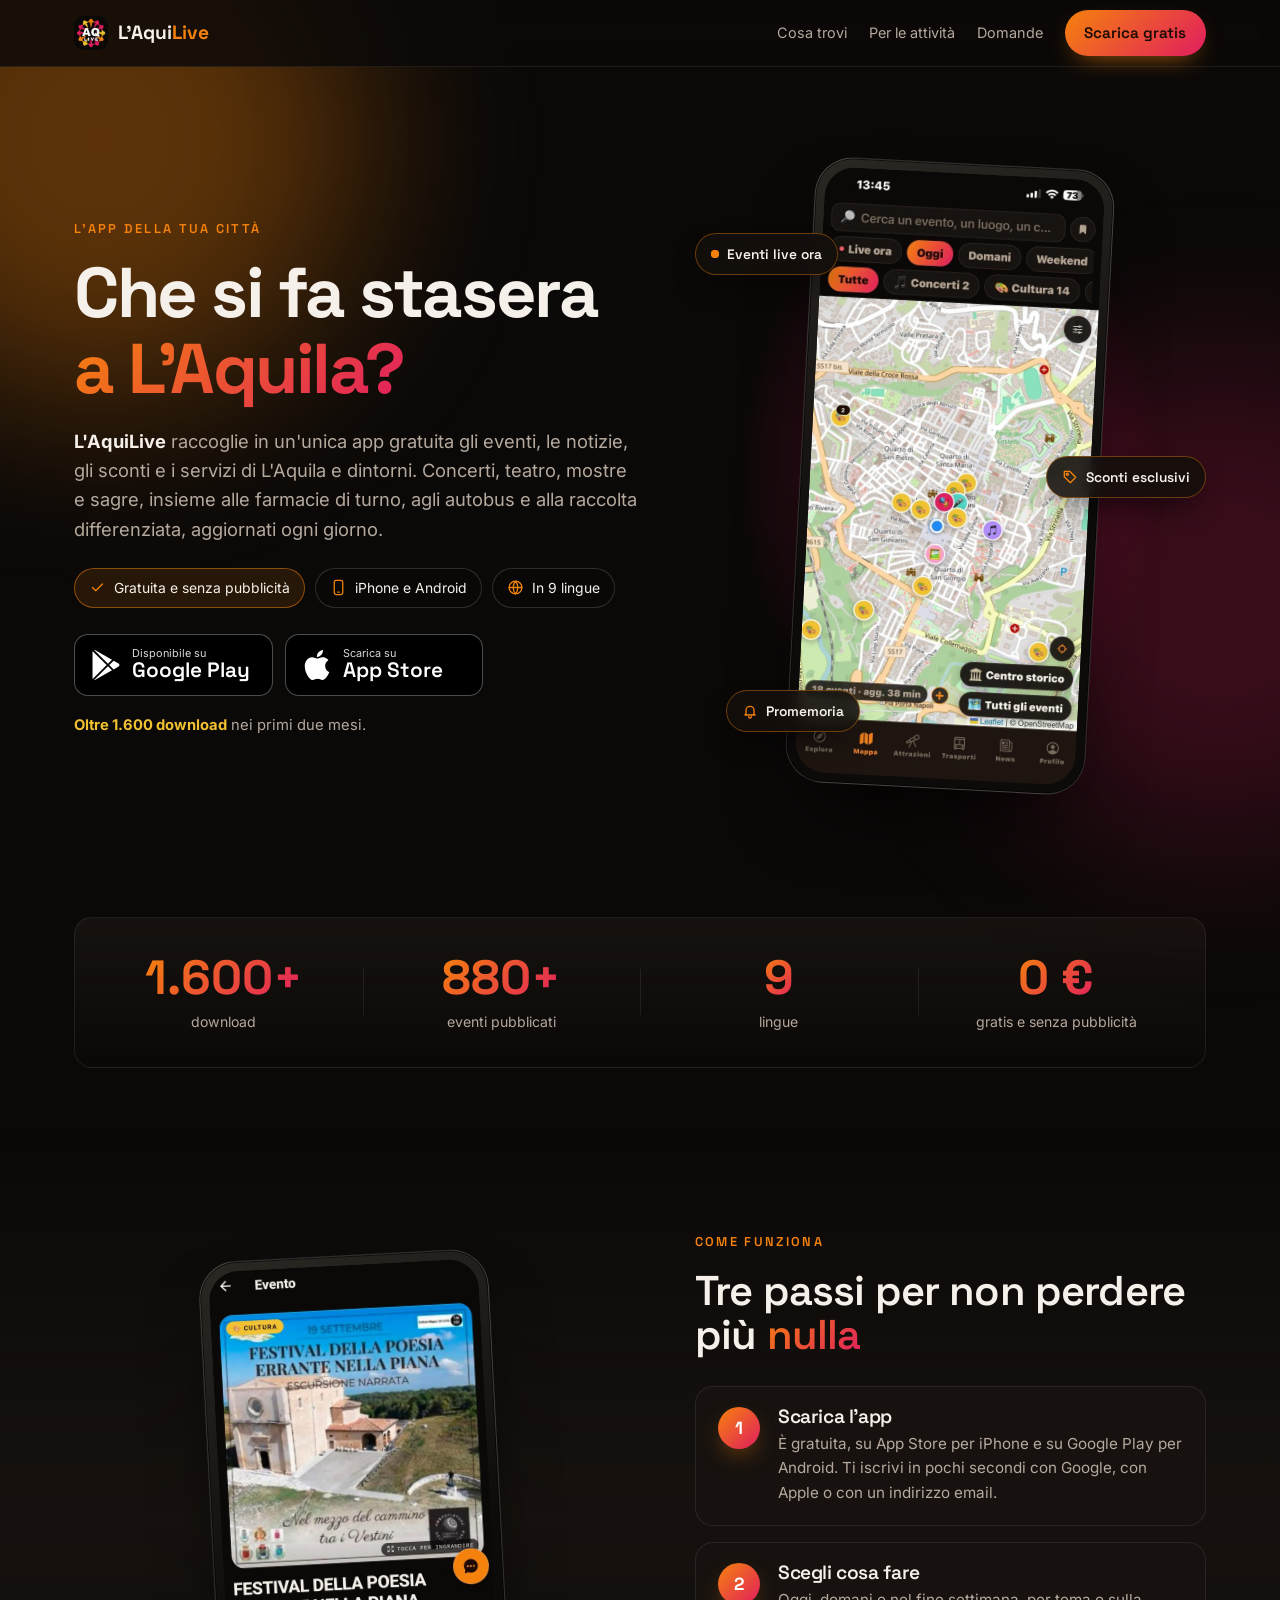
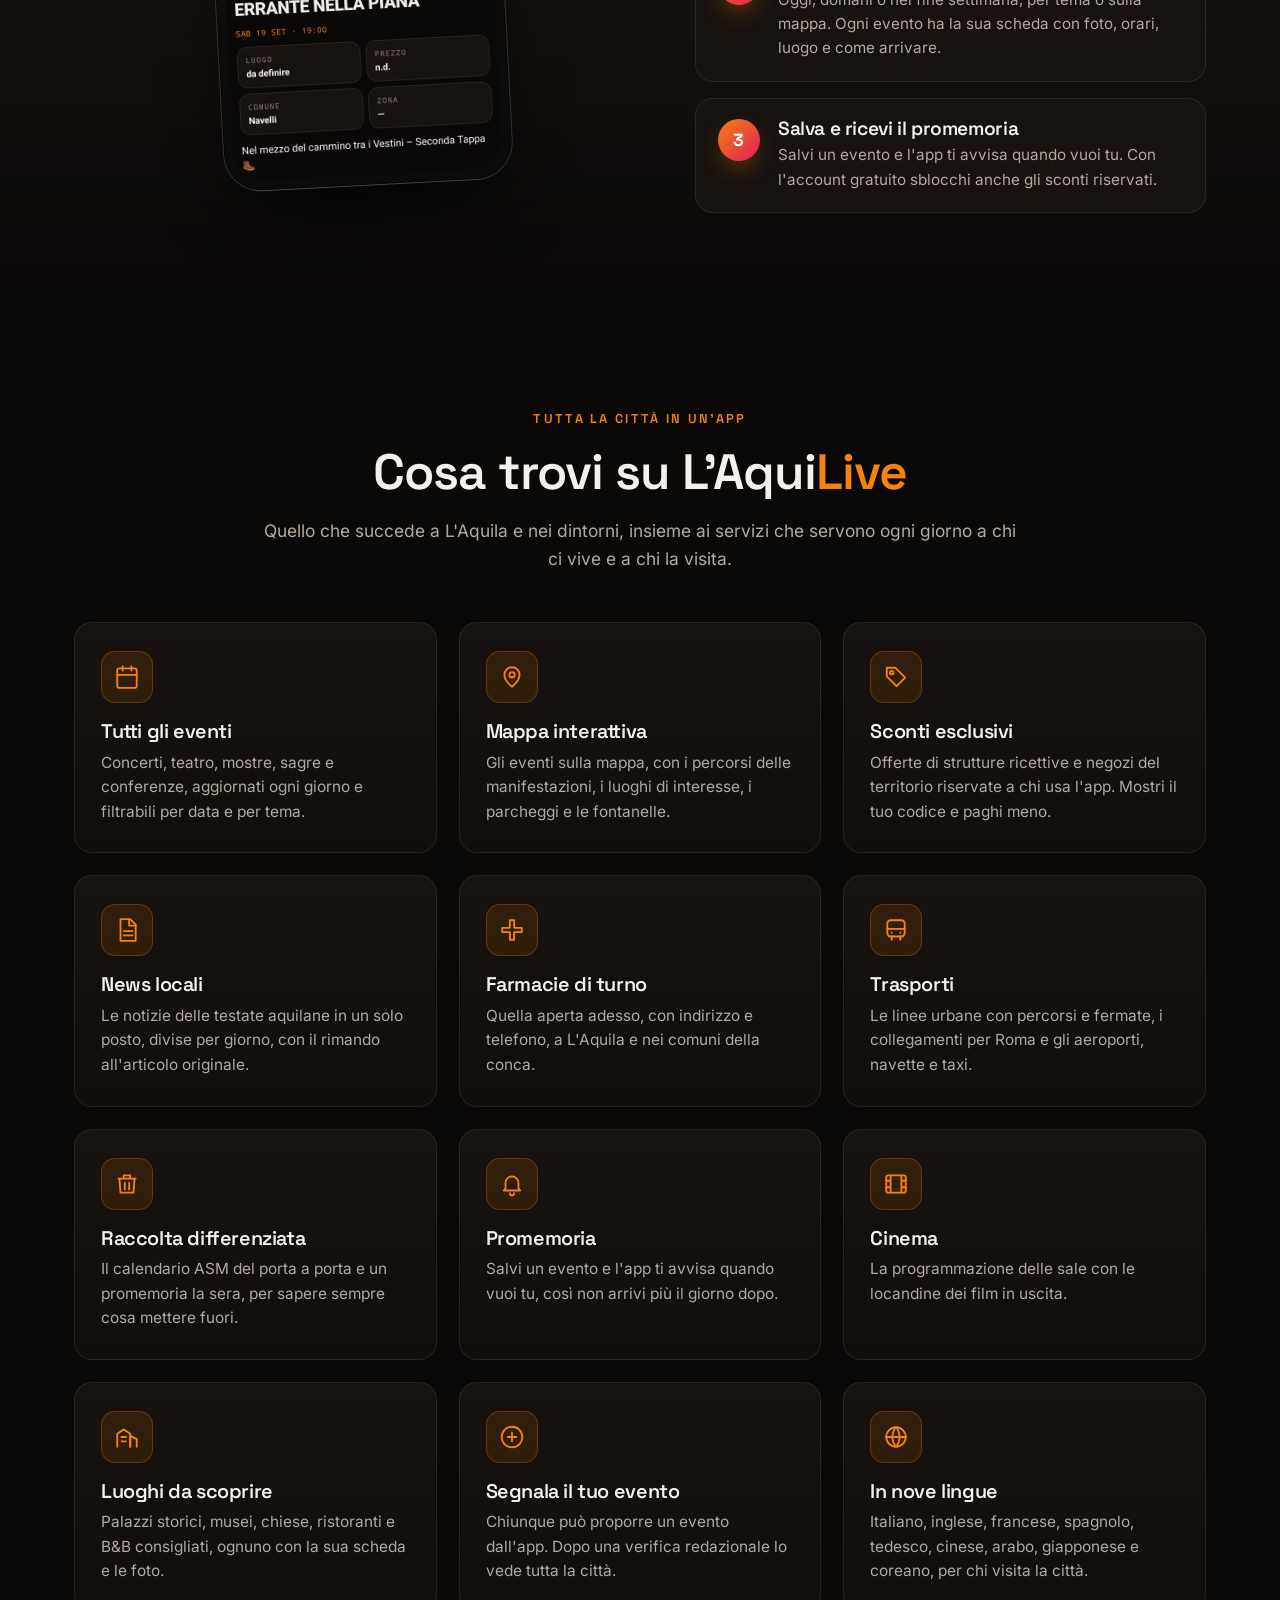
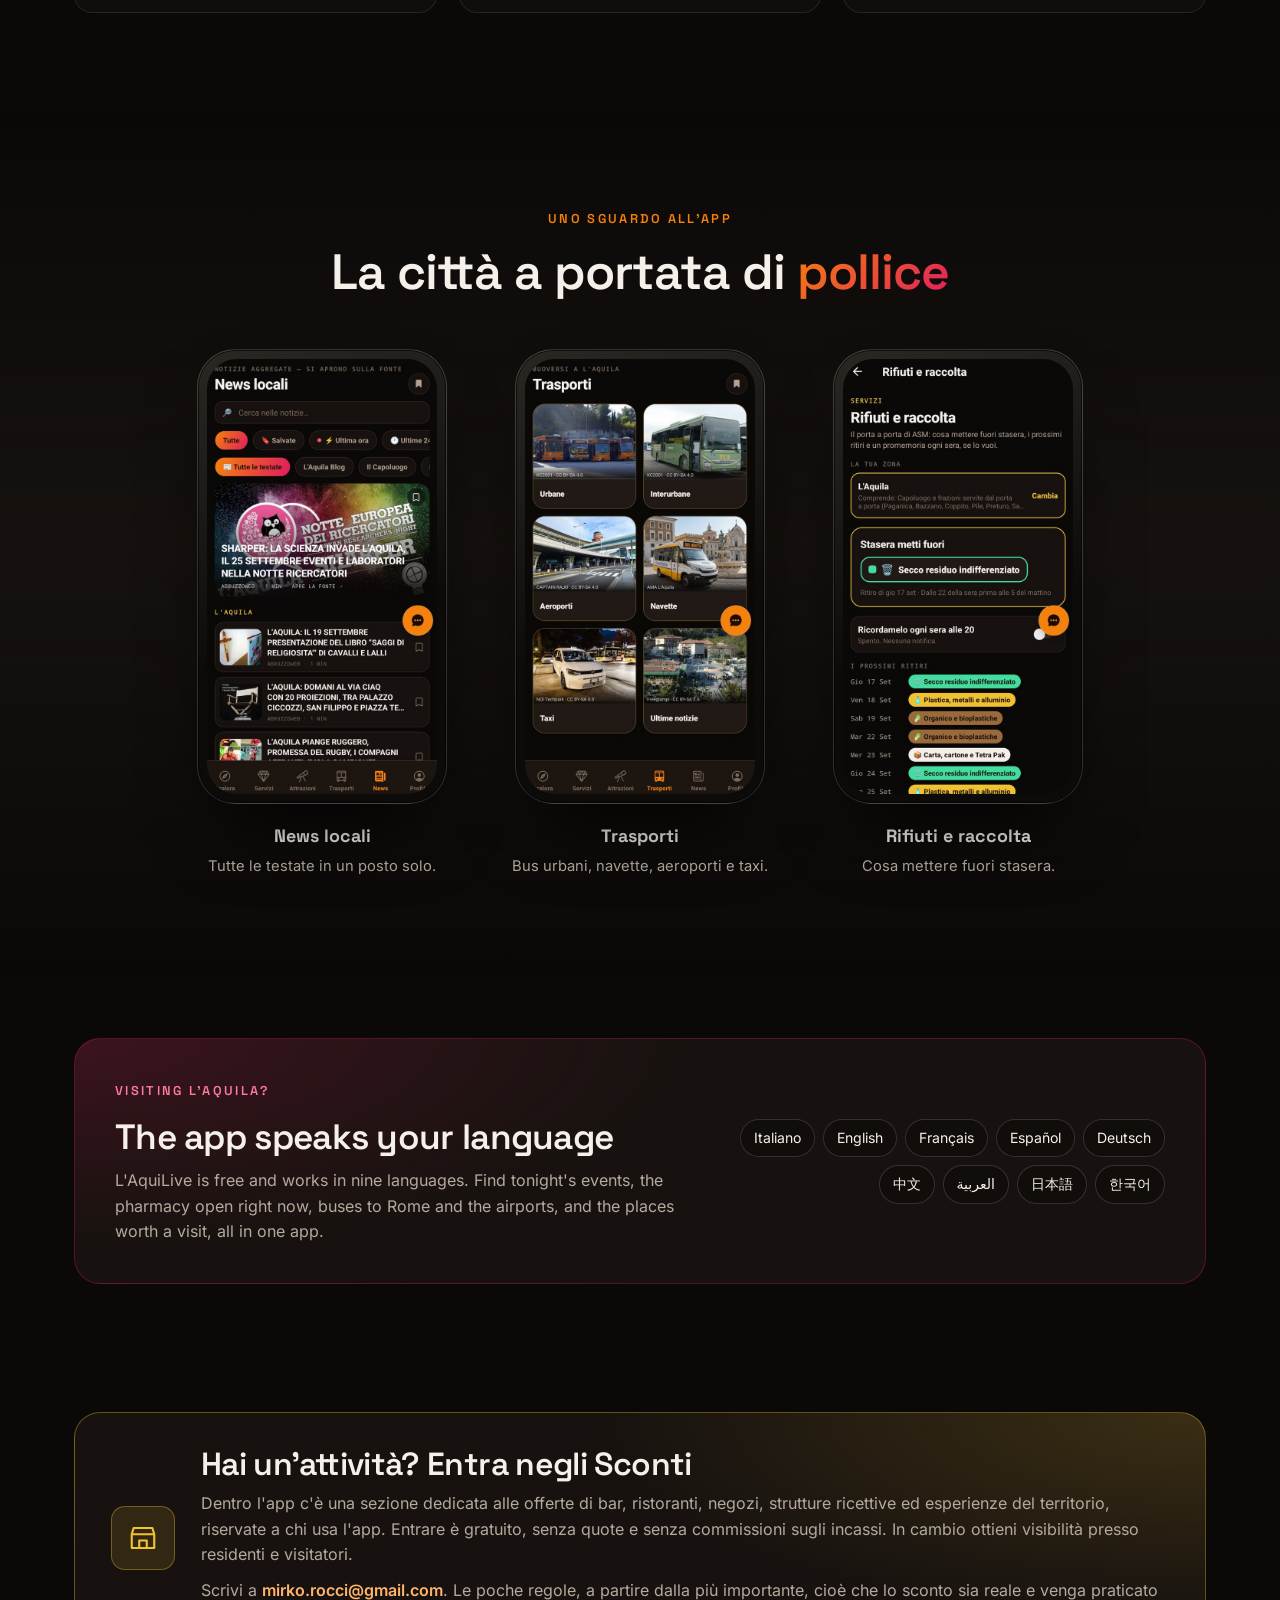
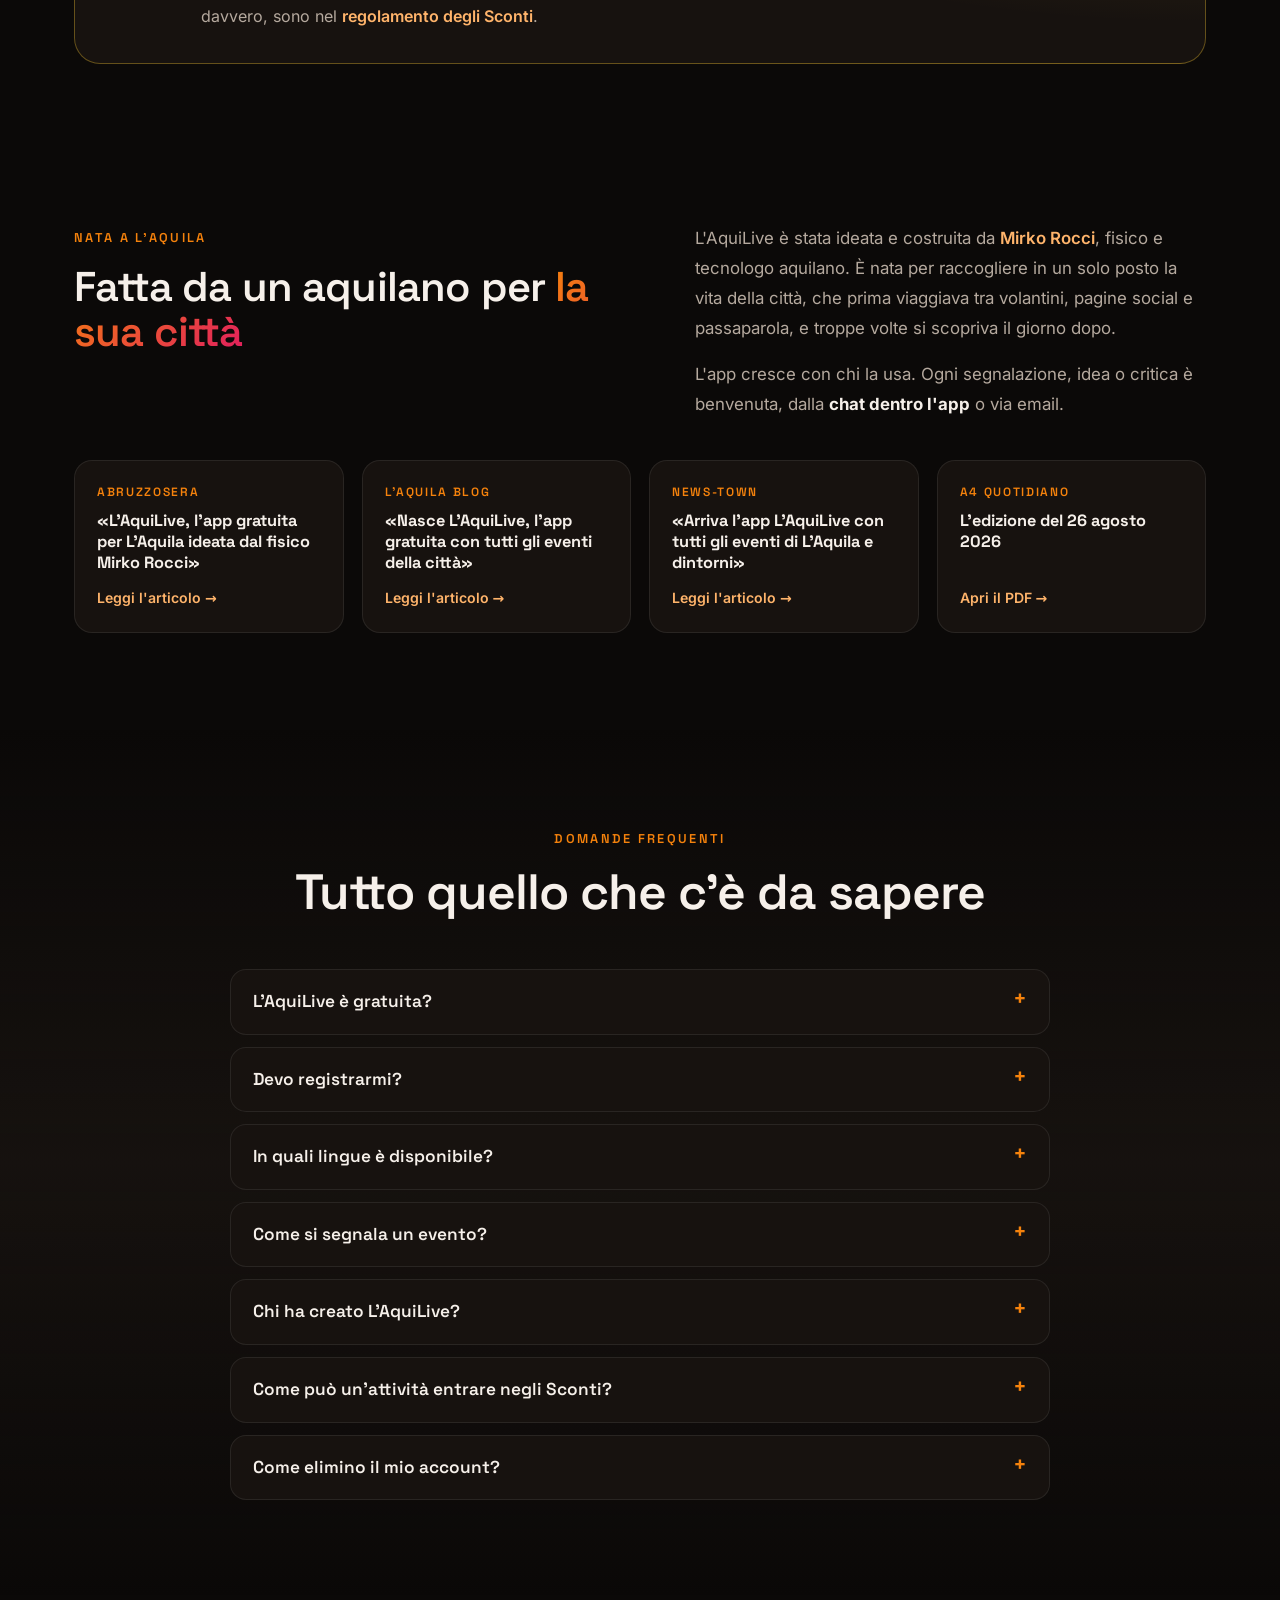
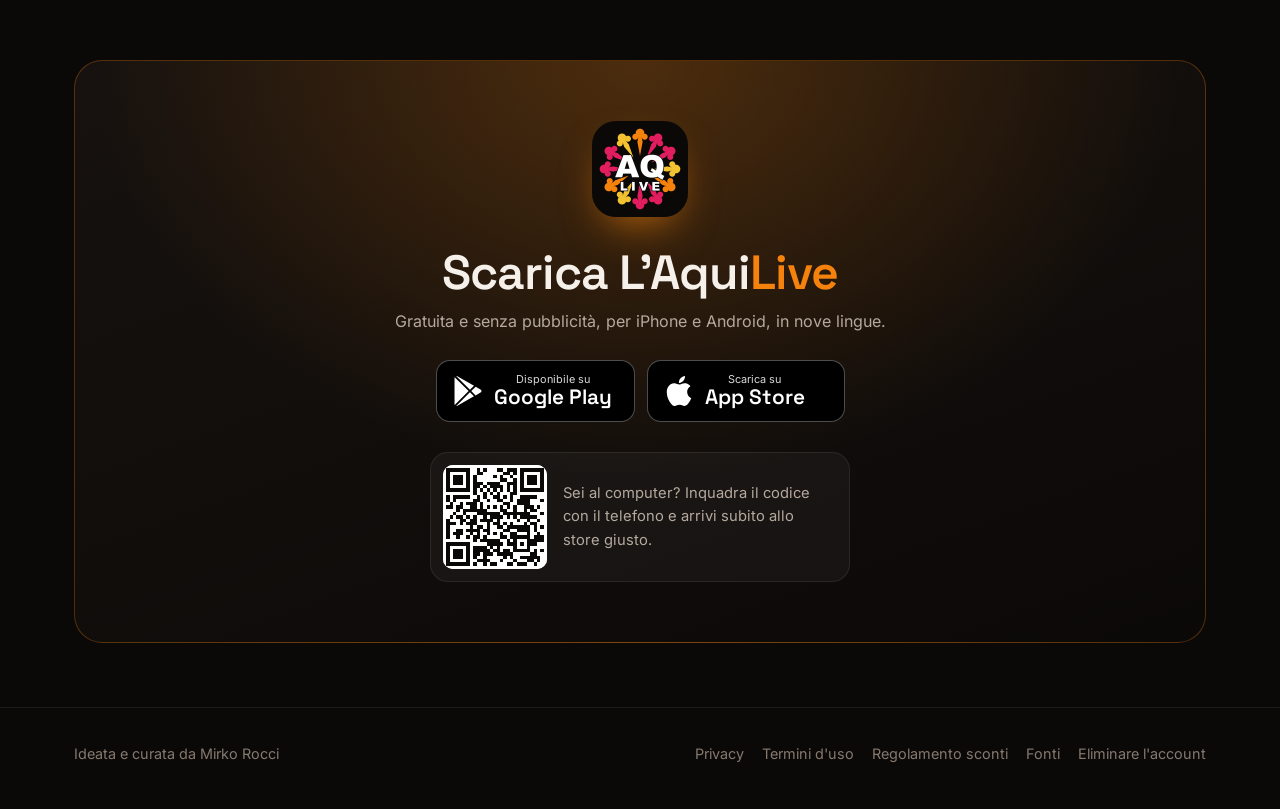
<file: index.html>
<!doctype html>
<html lang="it">
<head>
<meta charset="utf-8">
<meta name="viewport" content="width=device-width, initial-scale=1">
<!-- Sicurezza: niente script in linea, i conteggi dei tocchi vanno solo verso Supabase -->
<meta http-equiv="Content-Security-Policy" content="default-src 'self'; img-src 'self' data:; style-src 'self' 'unsafe-inline'; font-src 'self'; script-src 'self'; connect-src https://kdgytiribodwqccvwzvc.supabase.co; object-src 'none'; base-uri 'self'; form-action 'self'; upgrade-insecure-requests">
<meta name="referrer" content="strict-origin-when-cross-origin">
<title>L'AquiLive · L'app gratuita degli eventi di L'Aquila</title>
<meta name="description" content="L'AquiLive è l'app gratuita e senza pubblicità con gli eventi, le notizie, gli sconti e i servizi di L'Aquila e dintorni. Mappa, farmacie di turno, autobus e raccolta differenziata, per iPhone e Android, in 9 lingue.">
<meta name="robots" content="index, follow, max-image-preview:large">
<link rel="canonical" href="https://laquilive.it/">
<meta name="theme-color" content="#0B0908">
<link rel="icon" href="/assets/favicon.ico" sizes="any">
<link rel="icon" href="/assets/favicon-32.png" type="image/png" sizes="32x32">
<link rel="apple-touch-icon" href="/assets/apple-touch-icon.png">
<link rel="manifest" href="/site.webmanifest">
<meta property="og:type" content="website">
<meta property="og:locale" content="it_IT">
<meta property="og:site_name" content="L'AquiLive">
<meta property="og:title" content="L'AquiLive · Tutta L'Aquila in un'app gratuita">
<meta property="og:description" content="Eventi, notizie, sconti e servizi di L'Aquila e dintorni in un'unica app, gratuita e senza pubblicità. Oltre 1.600 download.">
<meta property="og:url" content="https://laquilive.it/">
<meta property="og:image" content="https://laquilive.it/assets/og-laquilive.jpg">
<meta property="og:image:width" content="1024">
<meta property="og:image:height" content="500">
<meta property="og:image:alt" content="L'AquiLive, eventi, cultura e vita quotidiana a L'Aquila e provincia">
<meta name="twitter:card" content="summary_large_image">
<meta name="twitter:title" content="L'AquiLive · Tutta L'Aquila in un'app gratuita">
<meta name="twitter:description" content="Eventi, notizie, sconti e servizi di L'Aquila e dintorni in un'unica app, gratuita e senza pubblicità.">
<meta name="twitter:image" content="https://laquilive.it/assets/og-laquilive.jpg">
<meta name="apple-itunes-app" content="app-id=6796280318">
<link rel="preload" href="/assets/fonts/inter-latin-wght-normal.woff2" as="font" type="font/woff2" crossorigin>
<link rel="stylesheet" href="/assets/fonts/caratteri.css">
<script type="application/ld+json">
{
  "@context": "https://schema.org",
  "@graph": [
    {
      "@type": "WebSite",
      "@id": "https://laquilive.it/#sito",
      "url": "https://laquilive.it/",
      "name": "L'AquiLive",
      "inLanguage": "it",
      "publisher": { "@id": "https://mirkorocci.it/#person" }
    },
    {
      "@type": "MobileApplication",
      "@id": "https://laquilive.it/#app",
      "name": "L'AquiLive",
      "url": "https://laquilive.it/",
      "description": "App gratuita e senza pubblicità con gli eventi, le notizie, gli sconti e i servizi di L'Aquila e dintorni: concerti, teatro, mostre, sagre, conferenze e Perdonanza Celestiniana, con mappa interattiva, promemoria, news locali, trasporti, farmacie di turno, raccolta differenziata, cinema e luoghi da scoprire.",
      "image": "https://laquilive.it/assets/icona-512.png",
      "screenshot": [
        "https://laquilive.it/assets/schermate/mappa.jpg",
        "https://laquilive.it/assets/schermate/evento.jpg",
        "https://laquilive.it/assets/schermate/news.jpg"
      ],
      "applicationCategory": "EntertainmentApplication",
      "operatingSystem": "Android, iOS",
      "inLanguage": ["it", "en", "fr", "es", "de", "zh", "ar", "ja", "ko"],
      "offers": { "@type": "Offer", "price": "0", "priceCurrency": "EUR" },
      "installUrl": [
        "https://play.google.com/store/apps/details?id=it.aqlive99.app",
        "https://apps.apple.com/it/app/laquilive/id6796280318"
      ],
      "sameAs": [
        "https://play.google.com/store/apps/details?id=it.aqlive99.app",
        "https://apps.apple.com/it/app/laquilive/id6796280318"
      ],
      "spatialCoverage": { "@type": "Place", "name": "L'Aquila e provincia", "address": { "@type": "PostalAddress", "addressLocality": "L'Aquila", "addressRegion": "AQ", "addressCountry": "IT" } },
      "author": { "@type": "Person", "@id": "https://mirkorocci.it/#person", "name": "Mirko Rocci", "url": "https://mirkorocci.it/" },
      "publisher": { "@id": "https://mirkorocci.it/#person" },
      "subjectOf": [
        { "@type": "NewsArticle", "headline": "L'AquiLive, l'app gratuita per L'Aquila ideata dal fisico Mirko Rocci", "url": "https://abruzzosera.it/attualita/laquilive-lapp-gratuita-per-laquila-ideata-dal-fisico-mirko-rocci/", "publisher": { "@type": "Organization", "name": "Abruzzosera" } },
        { "@type": "NewsArticle", "headline": "Nasce L'AquiLive, l'app gratuita con tutti gli eventi della città", "url": "https://www.laquilablog.it/nasce-laquilive-lapp-gratuita-con-tutti-gli-eventi-della-citta/", "publisher": { "@type": "Organization", "name": "L'Aquila Blog" } },
        { "@type": "NewsArticle", "headline": "Arriva l'app L'AquiLive con tutti gli eventi di L'Aquila e dintorni", "url": "https://news-town.it/2026/08/25/scenari/arriva-lapp-laquilive-con-tutti-gli-eventi-di-laquila-e-dintorni/", "publisher": { "@type": "Organization", "name": "News-Town" } }
      ]
    },
    {
      "@type": "FAQPage",
      "mainEntity": [
        { "@type": "Question", "name": "Che cos'è L'AquiLive?", "acceptedAnswer": { "@type": "Answer", "text": "L'AquiLive è un'app gratuita e senza pubblicità che raccoglie in un solo posto gli eventi, le notizie, gli sconti e i servizi di L'Aquila e dintorni, con mappa interattiva, promemoria, trasporti, farmacie di turno, raccolta differenziata e cinema." } },
        { "@type": "Question", "name": "L'AquiLive è gratuita?", "acceptedAnswer": { "@type": "Answer", "text": "Sì. L'app è gratuita e senza pubblicità, per Android su Google Play e per iPhone su App Store." } },
        { "@type": "Question", "name": "In quali lingue è disponibile L'AquiLive?", "acceptedAnswer": { "@type": "Answer", "text": "In nove lingue, cioè italiano, inglese, francese, spagnolo, tedesco, cinese, arabo, giapponese e coreano." } },
        { "@type": "Question", "name": "Come si segnala un evento su L'AquiLive?", "acceptedAnswer": { "@type": "Answer", "text": "Chiunque può proporre un evento direttamente dall'app. Dopo una verifica redazionale viene pubblicato e diventa visibile a tutti." } },
        { "@type": "Question", "name": "Chi ha creato L'AquiLive?", "acceptedAnswer": { "@type": "Answer", "text": "L'app è stata ideata e costruita da Mirko Rocci, fisico e tecnologo aquilano." } },
        { "@type": "Question", "name": "Come può un'attività entrare nella sezione Sconti?", "acceptedAnswer": { "@type": "Answer", "text": "Bar, ristoranti, negozi, strutture ricettive ed esperienze del territorio possono proporre un'offerta riservata a chi usa l'app scrivendo a mirko.rocci@gmail.com. L'inserimento è gratuito, senza quote né commissioni, e la regola principale è che lo sconto sia reale e venga praticato davvero." } }
      ]
    }
  ]
}
</script>
<style>
  :root {
    --ink: #0B0908; --ink-2: #110D0B; --panel: #17120F; --panel-2: #1E1814;
    --line: rgba(255,255,255,.08); --line-2: rgba(255,255,255,.15);
    --orange: #F5820C; --orange-lt: #FFB46B; --pink: #E11D5F; --yellow: #F2C230;
    --grad: linear-gradient(135deg, #F5820C 0%, #E11D5F 100%);
    --text: #F6F0EA; --muted: #B5A99E; --muted-2: #85796F;
    --maxw: 1180px; --r: 18px; --ease: cubic-bezier(.2,.7,.2,1);
    --font-d: "Space Grotesk", system-ui, sans-serif; --font-b: "Inter", system-ui, sans-serif;
  }
  * { box-sizing: border-box; margin: 0; padding: 0; }
  html { scroll-behavior: smooth; scroll-padding-top: 84px; }
  body { font-family: var(--font-b); background: var(--ink); color: var(--text); line-height: 1.6; overflow-x: hidden; -webkit-font-smoothing: antialiased; }
  a { color: inherit; text-decoration: none; }
  img { max-width: 100%; }
  h1, h2, h3 { font-family: var(--font-d); font-weight: 600; line-height: 1.08; letter-spacing: -.02em; }
  :focus-visible { outline: 2px solid var(--orange-lt); outline-offset: 3px; border-radius: 6px; }
  .container { max-width: var(--maxw); margin: 0 auto; padding: 0 24px; }
  .grad { background: var(--grad); -webkit-background-clip: text; background-clip: text; color: transparent; }
  .aql { white-space: nowrap; }
  .aql i { font-style: normal; color: var(--orange); }
  .kicker { display: inline-block; font-family: var(--font-d); font-size: .8rem; font-weight: 600; letter-spacing: .18em; text-transform: uppercase; color: var(--orange); margin-bottom: 16px; }
  .link-inline { color: var(--orange-lt); font-weight: 600; }
  .link-inline:hover { text-decoration: underline; }
  .salta { position: absolute; left: -999px; top: 8px; z-index: 50; padding: 10px 16px; border-radius: 10px; background: var(--orange); color: #1C0B03; font-weight: 600; }
  .salta:focus { left: 12px; }

  /* sfondo: due aloni caldi, come nell'app */
  .bg-glow { position: fixed; z-index: 0; border-radius: 50%; filter: blur(90px); opacity: .35; pointer-events: none; }
  .glow-a { width: 520px; height: 520px; left: -160px; top: -120px; background: var(--orange); }
  .glow-b { width: 480px; height: 480px; right: -180px; top: 40%; background: var(--pink); opacity: .22; }

  /* testata */
  .testata { position: sticky; top: 0; z-index: 20; background: rgba(11,9,8,.82); -webkit-backdrop-filter: blur(12px); backdrop-filter: blur(12px); border-bottom: 1px solid var(--line); }
  .testata .container { display: flex; align-items: center; justify-content: space-between; height: 66px; gap: 16px; }
  .marchio { display: inline-flex; align-items: center; gap: 10px; font-family: var(--font-d); font-weight: 700; font-size: 1.2rem; }
  .marchio img { width: 34px; height: 34px; border-radius: 9px; }
  .testata-dx { display: flex; align-items: center; gap: 22px; font-size: .9rem; color: var(--muted); }
  .testata-dx a:not(.btn):hover { color: var(--text); }
  .btn { display: inline-flex; align-items: center; gap: .5em; font-family: var(--font-d); font-weight: 600; font-size: .95rem; padding: .7em 1.3em; border-radius: 100px; background: var(--grad); color: #1C0B03; box-shadow: 0 10px 26px -12px rgba(245,130,12,.8); transition: transform .25s var(--ease); white-space: nowrap; }
  .btn:hover { transform: translateY(-2px); }

  main, footer { position: relative; z-index: 1; }
  .section { padding: 96px 0; position: relative; }
  .section.tight { padding: 64px 0; }
  .section-alt { background: linear-gradient(180deg, transparent, rgba(30,24,20,.6), transparent); }
  .sec-head { max-width: 760px; margin: 0 auto 50px; text-align: center; }
  .sec-head h2 { font-size: clamp(2rem, 4.4vw, 3.1rem); }
  .lead { margin-top: 18px; color: var(--muted); font-size: 1.08rem; }
  .split { display: grid; grid-template-columns: minmax(0,1.05fr) minmax(0,.95fr); gap: 56px; align-items: center; }
  .split.top { align-items: start; }
  .sec-title { font-size: clamp(1.8rem, 3.6vw, 2.6rem); margin: 0 0 18px; }
  .prose p { color: var(--muted); font-size: 1.05rem; line-height: 1.78; margin-top: 16px; }
  .prose p:first-child { margin-top: 0; }
  .prose strong { color: var(--text); }

  /* apertura */
  .apertura { padding: 72px 0 40px; }
  .apertura h1 { font-size: clamp(2.5rem, 6vw, 4.4rem); font-weight: 700; letter-spacing: -.035em; max-width: 14ch; }
  .ph-lead { max-width: 58ch; margin-top: 20px; color: var(--muted); font-size: clamp(1.02rem, 1.5vw, 1.14rem); }
  .ph-lead strong { color: var(--text); }
  .ph-meta { display: flex; flex-wrap: wrap; gap: 10px; margin-top: 24px; }
  .chip-info { display: inline-flex; align-items: center; gap: 8px; padding: 8px 14px; border-radius: 99px; border: 1px solid var(--line-2); background: rgba(11,9,8,.55); font-size: .87rem; }
  .chip-info .ico { width: 17px; height: 17px; flex: none; fill: none; stroke: var(--orange); stroke-width: 1.8; stroke-linecap: round; stroke-linejoin: round; }
  .chip-info.hot { border-color: rgba(245,130,12,.5); background: rgba(245,130,12,.12); }
  .prova { margin-top: 18px; font-size: .92rem; color: var(--muted); }
  .prova b { color: var(--yellow); }

  /* bottoni degli store */
  .stores { display: flex; flex-wrap: wrap; gap: 12px; margin-top: 26px; }
  .stores.centro { justify-content: center; }
  .store-btn { display: inline-flex; align-items: center; gap: 11px; min-width: 198px; padding: 12px 22px 12px 16px; border-radius: 14px; background: #000; border: 1px solid rgba(255,255,255,.3); color: #fff; transition: transform .25s var(--ease), border-color .25s, box-shadow .3s; }
  .store-btn:hover { transform: translateY(-2px); border-color: #fff; box-shadow: 0 14px 30px -12px rgba(245,130,12,.6); }
  .store-btn svg { width: 30px; height: 30px; flex: none; fill: currentColor; }
  .store-btn span { display: flex; flex-direction: column; line-height: 1.12; }
  .store-btn small { font-size: .68rem; opacity: .85; }
  .store-btn b { font-family: var(--font-d); font-size: 1.3rem; font-weight: 600; white-space: nowrap; }

  /* telefoni */
  @keyframes bob { 0%, 100% { translate: 0 0; } 50% { translate: 0 -12px; } }
  .phone { position: relative; margin: 0; padding: 9px; border-radius: 38px; background: linear-gradient(160deg, #2b2723, #0d0b0a 60%); border: 1px solid rgba(255,255,255,.15); box-shadow: 0 40px 80px -30px rgba(0,0,0,.9), inset 0 0 0 1px rgba(0,0,0,.6); }
  .phone img { display: block; width: 100%; height: auto; border-radius: 30px; }
  .visual { position: relative; display: flex; justify-content: center; align-items: center; padding: 24px 0; }
  .visual-glow { position: absolute; inset: 6% 8%; border-radius: 50%; background: radial-gradient(closest-side, rgba(245,130,12,.38), rgba(225,29,95,.16) 60%, transparent); pointer-events: none; }
  .phone-hero { width: min(300px, 76%); transform: rotate(3deg); animation: bob 8s ease-in-out infinite; }
  .float-chip { position: absolute; z-index: 3; display: inline-flex; align-items: center; gap: 8px; padding: 9px 15px; border-radius: 99px; background: rgba(20,15,12,.88); -webkit-backdrop-filter: blur(8px); backdrop-filter: blur(8px); border: 1px solid rgba(245,130,12,.4); font-family: var(--font-d); font-size: .86rem; font-weight: 600; white-space: nowrap; box-shadow: 0 14px 30px -12px rgba(0,0,0,.85); animation: bob 6s ease-in-out infinite; }
  .float-chip .ico { width: 16px; height: 16px; fill: none; stroke: var(--orange); stroke-width: 2; stroke-linecap: round; stroke-linejoin: round; }
  .fc-1 { top: 14%; left: 0; }
  .fc-2 { top: 47%; right: 0; animation-delay: -2s; }
  .fc-3 { bottom: 12%; left: 6%; animation-delay: -4s; }
  .pulse-dot { width: 8px; height: 8px; border-radius: 50%; background: var(--orange); position: relative; display: inline-block; }
  .pulse-dot::after { content: ""; position: absolute; inset: 0; border-radius: 50%; background: inherit; animation: pulse 2s ease-out infinite; }
  @keyframes pulse { 0% { transform: scale(1); opacity: .7; } 100% { transform: scale(3.4); opacity: 0; } }

  /* numeri */
  .stats { display: grid; grid-template-columns: repeat(4, 1fr); gap: 20px; border: 1px solid var(--line); border-radius: var(--r); padding: 34px 20px; background: linear-gradient(180deg, rgba(30,24,20,.6), transparent); }
  .stat { text-align: center; position: relative; }
  .stat + .stat::before { content: ""; position: absolute; left: -10px; top: 50%; transform: translateY(-50%); width: 1px; height: 46px; background: var(--line); }
  .stat .num { font-family: var(--font-d); font-weight: 700; font-size: clamp(2.2rem, 4vw, 3rem); line-height: 1.1; background: var(--grad); -webkit-background-clip: text; background-clip: text; color: transparent; display: inline-block; }
  .stat .lbl { display: block; color: var(--muted); font-size: .88rem; margin-top: 6px; }

  /* tre passi */
  .app-steps { list-style: none; display: grid; gap: 16px; margin-top: 28px; }
  .app-steps li { display: flex; gap: 18px; align-items: flex-start; padding: 20px 22px; border-radius: 18px; background: var(--panel); border: 1px solid var(--line); }
  .app-steps li > b { flex: none; width: 42px; height: 42px; border-radius: 50%; display: grid; place-items: center; font-family: var(--font-d); font-size: 1.1rem; color: #fff; background: var(--grad); box-shadow: 0 10px 24px -10px rgba(245,130,12,.8); }
  .app-steps h3 { font-size: 1.2rem; margin-bottom: 4px; }
  .app-steps p { color: var(--muted); font-size: .95rem; }
  .steps-visual { display: flex; justify-content: center; }
  .steps-visual .phone { width: min(290px, 78%); transform: rotate(-3deg); }

  /* cosa trovi */
  .feature-grid { display: grid; grid-template-columns: repeat(3, 1fr); gap: 22px; }
  .card { position: relative; overflow: hidden; background: linear-gradient(180deg, var(--panel), var(--ink-2)); border: 1px solid var(--line); border-radius: var(--r); padding: 28px 26px; transition: transform .4s var(--ease), border-color .4s; }
  .card:hover { transform: translateY(-6px); border-color: var(--line-2); }
  .card-ico { width: 52px; height: 52px; border-radius: 14px; display: grid; place-items: center; background: rgba(245,130,12,.12); border: 1px solid rgba(245,130,12,.25); margin-bottom: 18px; }
  .card-ico .ico { width: 26px; height: 26px; fill: none; stroke: var(--orange); stroke-width: 1.7; stroke-linecap: round; stroke-linejoin: round; }
  .card h3 { font-size: 1.24rem; margin-bottom: 8px; }
  .card p { color: var(--muted); font-size: .96rem; }

  /* schermate */
  .phone-row { display: grid; grid-template-columns: repeat(3, minmax(0,1fr)); gap: 34px; max-width: 920px; margin: 0 auto; }
  .pr-item { text-align: center; }
  .pr-item .phone { max-width: 250px; margin: 0 auto 18px; transition: transform .5s var(--ease); }
  .pr-item:hover .phone { transform: translateY(-8px); }
  .pr-item b { display: block; font-family: var(--font-d); font-size: 1.12rem; margin-bottom: 4px; }
  .pr-item p { color: var(--muted); font-size: .92rem; }

  /* per chi visita la città, in inglese */
  .visita { display: grid; grid-template-columns: minmax(0,1.3fr) minmax(0,1fr); gap: 34px; align-items: center; padding: 38px 40px; border-radius: 26px; background: radial-gradient(90% 140% at 0% 0%, rgba(225,29,95,.18), transparent 60%), var(--panel); border: 1px solid rgba(225,29,95,.3); }
  .visita .kicker { color: #FF7AA2; }
  .visita h2 { font-size: clamp(1.6rem, 3.2vw, 2.2rem); margin-bottom: 12px; }
  .visita p { color: var(--muted); }
  .lingue { display: flex; flex-wrap: wrap; gap: 8px; justify-content: flex-end; }
  .lingue span { padding: 7px 13px; border-radius: 99px; border: 1px solid var(--line-2); font-size: .88rem; background: rgba(11,9,8,.5); }

  /* attività */
  .box-attivita { display: grid; grid-template-columns: auto 1fr; gap: 26px; align-items: center; padding: 34px 36px; border-radius: 26px; background: radial-gradient(90% 140% at 100% 0%, rgba(242,194,48,.16), transparent 60%), var(--panel); border: 1px solid rgba(242,194,48,.35); }
  .box-attivita .card-ico { width: 64px; height: 64px; margin: 0; background: rgba(242,194,48,.12); border-color: rgba(242,194,48,.35); }
  .box-attivita .card-ico .ico { stroke: var(--yellow); width: 30px; height: 30px; }
  .box-attivita h2 { font-size: clamp(1.5rem, 3vw, 2rem); margin-bottom: 10px; }
  .box-attivita p { color: var(--muted); }
  .box-attivita p + p { margin-top: 10px; }

  /* stampa */
  .app-press { list-style: none; display: grid; grid-template-columns: repeat(4, minmax(0,1fr)); gap: 18px; margin-top: 40px; }
  .app-press a { display: flex; flex-direction: column; gap: 8px; height: 100%; padding: 22px; border-radius: 18px; background: var(--panel); border: 1px solid var(--line); transition: border-color .3s, transform .3s var(--ease); }
  .app-press a:hover { border-color: rgba(245,130,12,.5); transform: translateY(-3px); }
  .app-press small { font-family: var(--font-d); font-size: .75rem; font-weight: 600; letter-spacing: .14em; text-transform: uppercase; color: var(--orange); }
  .app-press b { font-family: var(--font-d); font-size: 1.02rem; line-height: 1.3; }
  .app-press span { margin-top: auto; padding-top: 6px; color: var(--orange-lt); font-size: .88rem; font-weight: 600; }

  /* domande */
  .faq { max-width: 820px; margin: 0 auto; display: grid; gap: 12px; }
  .faq details { border: 1px solid var(--line); border-radius: 16px; background: var(--panel); padding: 18px 22px; }
  .faq summary { cursor: pointer; font-family: var(--font-d); font-weight: 600; font-size: 1.08rem; list-style: none; display: flex; justify-content: space-between; gap: 16px; }
  .faq summary::-webkit-details-marker { display: none; }
  .faq summary::after { content: "+"; color: var(--orange); font-size: 1.4rem; line-height: 1; }
  .faq details[open] summary::after { content: "−"; }
  .faq p { margin-top: 10px; color: var(--muted); }

  /* chiamata finale */
  .app-cta { position: relative; text-align: center; padding: 60px 30px; border-radius: 28px; overflow: hidden; background: radial-gradient(80% 120% at 50% 0%, rgba(245,130,12,.25), transparent 60%), linear-gradient(160deg, #17120f, #0b0908); border: 1px solid rgba(245,130,12,.3); }
  .ac-ico { width: 96px; height: 96px; border-radius: 24px; box-shadow: 0 18px 40px -14px rgba(245,130,12,.7); margin-bottom: 22px; }
  .app-cta h2 { font-size: clamp(2rem, 4vw, 3rem); margin-bottom: 10px; }
  .app-cta > p { color: var(--muted); }
  .ac-qr { display: inline-flex; align-items: center; gap: 16px; margin-top: 30px; padding: 12px 18px 12px 12px; border-radius: 18px; background: rgba(255,255,255,.04); border: 1px solid var(--line); text-align: left; max-width: 420px; }
  .ac-qr img { width: 104px; height: 104px; border-radius: 10px; background: #fff; flex: none; }
  .ac-qr span { color: var(--muted); font-size: .92rem; }

  /* barra in fondo sul telefono */
  .barra-scarica { position: fixed; left: 12px; right: 12px; bottom: 12px; z-index: 30; display: none; align-items: center; gap: 12px; padding: 10px 10px 10px 12px; border-radius: 18px; background: rgba(23,18,15,.94); -webkit-backdrop-filter: blur(12px); backdrop-filter: blur(12px); border: 1px solid rgba(245,130,12,.35); box-shadow: 0 18px 40px -12px rgba(0,0,0,.9); transform: translateY(140%); transition: transform .45s var(--ease); }
  .barra-scarica.su { transform: none; }
  .barra-scarica img { width: 38px; height: 38px; border-radius: 10px; flex: none; }
  .barra-scarica span { flex: 1; min-width: 0; font-size: .86rem; line-height: 1.3; color: var(--muted); }
  .barra-scarica span b { display: block; color: var(--text); font-family: var(--font-d); font-size: .98rem; }

  footer { border-top: 1px solid var(--line); padding: 34px 0 44px; color: var(--muted-2); font-size: .9rem; }
  footer .container { display: flex; flex-wrap: wrap; justify-content: space-between; gap: 14px; }
  footer nav { display: flex; flex-wrap: wrap; gap: 8px 18px; }
  footer a:hover { color: var(--text); }

  /* comparsa (solo con JavaScript: senza, tutto resta visibile) */
  .js .reveal { opacity: 0; transform: translateY(26px); transition: opacity .8s var(--ease), transform .8s var(--ease); }
  .js .reveal.in { opacity: 1; transform: none; }

  @media (max-width: 960px) {
    .split, .visita { grid-template-columns: 1fr; gap: 40px; }
    .visita { gap: 22px; }
    .lingue { justify-content: flex-start; }
    .feature-grid { grid-template-columns: repeat(2, 1fr); }
    .app-press { grid-template-columns: repeat(2, minmax(0,1fr)); }
    .stats { grid-template-columns: repeat(2, 1fr); row-gap: 28px; }
    .stat:nth-child(3)::before { display: none; }
    .steps-visual { order: 2; }
  }
  @media (max-width: 760px) { .testata-dx .solo-largo { display: none; } }
  @media (max-width: 640px) {
    .section { padding: 72px 0; }
    .container { padding: 0 16px; }
    .apertura { padding-top: 48px; }
    .feature-grid, .app-press { grid-template-columns: 1fr; }
    .phone-row { grid-template-columns: 1fr; gap: 44px; }
    .store-btn { flex: 1 1 100%; justify-content: center; }
    .box-attivita, .visita { grid-template-columns: 1fr; padding: 28px 22px; }
    .fc-1 { left: -4px; } .fc-2 { right: -4px; }
    .ac-qr { display: none; }
    .barra-scarica { display: flex; }
    footer { padding-bottom: 96px; }
  }
  @media (prefers-reduced-motion: reduce) {
    * { animation: none !important; transition: none !important; }
    .js .reveal { opacity: 1; transform: none; }
  }
</style>
</head>
<body>
<a class="salta" href="#contenuto">Vai al contenuto</a>
<div class="bg-glow glow-a" aria-hidden="true"></div>
<div class="bg-glow glow-b" aria-hidden="true"></div>

<header class="testata">
  <div class="container">
    <a class="marchio" href="/" aria-label="L'AquiLive, inizio pagina"><img src="/assets/icona-192.png" alt="" width="34" height="34"><span class="aql">L'Aqui<i>Live</i></span></a>
    <nav class="testata-dx" aria-label="Sezioni">
      <a class="solo-largo" href="#cosa">Cosa trovi</a>
      <a class="solo-largo" href="#attivita">Per le attività</a>
      <a class="solo-largo" href="#domande">Domande</a>
      <a class="btn" href="#scarica">Scarica gratis</a>
    </nav>
  </div>
</header>

<main id="contenuto">
<!-- APERTURA -->
<section class="apertura">
  <div class="container">
    <div class="split">
      <div>
        <span class="kicker">L'app della tua città</span>
        <h1>Che si fa stasera <span class="grad">a L'Aquila?</span></h1>
        <p class="ph-lead"><strong>L'AquiLive</strong> raccoglie in un'unica app gratuita gli eventi, le notizie, gli sconti e i servizi di L'Aquila e dintorni. Concerti, teatro, mostre e sagre, insieme alle farmacie di turno, agli autobus e alla raccolta differenziata, aggiornati ogni giorno.</p>
        <div class="ph-meta">
          <span class="chip-info hot"><svg class="ico" viewBox="0 0 24 24" aria-hidden="true"><path d="m5 12 4.5 4.5L19 7"/></svg> Gratuita e senza pubblicità</span>
          <span class="chip-info"><svg class="ico" viewBox="0 0 24 24" aria-hidden="true"><rect x="6" y="2" width="12" height="20" rx="2.5"/><path d="M11 18.5h2"/></svg> iPhone e Android</span>
          <span class="chip-info"><svg class="ico" viewBox="0 0 24 24" aria-hidden="true"><circle cx="12" cy="12" r="9"/><path d="M3 12h18M12 3a14 14 0 0 1 0 18M12 3a14 14 0 0 0 0 18"/></svg> In 9 lingue</span>
        </div>
        <div class="stores">
          <a class="store-btn" data-store="appstore" href="https://apps.apple.com/it/app/laquilive/id6796280318" aria-label="Scarica L'AquiLive da App Store per iPhone"><svg viewBox="0 0 24 24" aria-hidden="true"><path d="M12.152 6.896c-.948 0-2.415-1.078-3.96-1.04-2.04.027-3.91 1.183-4.961 3.014-2.117 3.675-.546 9.103 1.519 12.09 1.013 1.454 2.208 3.09 3.792 3.039 1.52-.065 2.09-.987 3.935-.987 1.831 0 2.35.987 3.96.948 1.637-.026 2.676-1.48 3.676-2.948 1.156-1.688 1.636-3.325 1.662-3.415-.039-.013-3.182-1.221-3.22-4.857-.026-3.04 2.48-4.494 2.597-4.559-1.429-2.09-3.623-2.324-4.39-2.376-2-.156-3.675 1.09-4.61 1.09zM15.53 3.83c.843-1.012 1.4-2.427 1.245-3.830-1.207.052-2.662.805-3.532 1.818-.78.896-1.454 2.338-1.273 3.714 1.338.104 2.715-.688 3.559-1.701"/></svg><span><small>Scarica su</small><b>App Store</b></span></a>
          <a class="store-btn" data-store="play" href="https://play.google.com/store/apps/details?id=it.aqlive99.app" aria-label="Scarica L'AquiLive da Google Play per Android"><svg viewBox="0 0 24 24" aria-hidden="true"><path d="M22.018 13.298l-3.919 2.218-3.515-3.493 3.543-3.521 3.891 2.202a1.49 1.49 0 0 1 0 2.594zM1.337.924a1.486 1.486 0 0 0-.112.568v21.017c0 .217.045.419.124.6l11.155-11.087L1.337.924zm12.207 10.065l3.258-3.238L3.45.195a1.466 1.466 0 0 0-.946-.179l11.04 10.973zm0 2.067l-11 10.933c.298.036.612-.016.906-.183l13.324-7.54-3.230-3.21z"/></svg><span><small>Disponibile su</small><b>Google Play</b></span></a>
        </div>
        <p class="prova"><b>Oltre 1.600 download</b> nei primi due mesi.</p>
      </div>
      <div class="visual">
        <div class="visual-glow" aria-hidden="true"></div>
        <figure class="phone phone-hero"><img src="/assets/schermate/mappa.jpg" alt="La mappa di L'AquiLive con gli eventi del giorno nel centro di L'Aquila" width="600" height="1298" fetchpriority="high"></figure>
        <span class="float-chip fc-1" aria-hidden="true"><span class="pulse-dot"></span> Eventi live ora</span>
        <span class="float-chip fc-2" aria-hidden="true"><svg class="ico" viewBox="0 0 24 24"><path d="M20.5 12.5 12.5 20.5 3.5 11.5V3.5h8z"/><circle cx="8" cy="8" r="1.6"/></svg> Sconti esclusivi</span>
        <span class="float-chip fc-3" aria-hidden="true"><svg class="ico" viewBox="0 0 24 24"><path d="M6 16v-5a6 6 0 0 1 12 0v5l1.5 2h-15z"/><path d="M10 20.5a2 2 0 0 0 4 0"/></svg> Promemoria</span>
      </div>
    </div>
  </div>
</section>

<!-- NUMERI -->
<section class="section tight" aria-label="L'AquiLive in numeri">
  <div class="container">
    <div class="stats reveal">
      <div class="stat"><span class="num">1.600+</span><span class="lbl">download</span></div>
      <div class="stat"><span class="num">880+</span><span class="lbl">eventi pubblicati</span></div>
      <div class="stat"><span class="num">9</span><span class="lbl">lingue</span></div>
      <div class="stat"><span class="num">0 €</span><span class="lbl">gratis e senza pubblicità</span></div>
    </div>
  </div>
</section>

<!-- TRE PASSI -->
<section class="section section-alt">
  <div class="container">
    <div class="split">
      <div class="steps-visual reveal"><figure class="phone"><img src="/assets/schermate/evento.jpg" alt="La scheda di un evento su L'AquiLive con foto, data, ora e luogo" width="600" height="1136" loading="lazy"></figure></div>
      <div>
        <span class="kicker reveal">Come funziona</span>
        <h2 class="sec-title reveal">Tre passi per non perdere più <span class="grad">nulla</span></h2>
        <ol class="app-steps">
          <li class="reveal"><b>1</b><div><h3>Scarica l'app</h3><p>È gratuita, su App Store per iPhone e su Google Play per Android. Ti iscrivi in pochi secondi con Google, con Apple o con un indirizzo email.</p></div></li>
          <li class="reveal"><b>2</b><div><h3>Scegli cosa fare</h3><p>Oggi, domani o nel fine settimana, per tema o sulla mappa. Ogni evento ha la sua scheda con foto, orari, luogo e come arrivare.</p></div></li>
          <li class="reveal"><b>3</b><div><h3>Salva e ricevi il promemoria</h3><p>Salvi un evento e l'app ti avvisa quando vuoi tu. Con l'account gratuito sblocchi anche gli sconti riservati.</p></div></li>
        </ol>
      </div>
    </div>
  </div>
</section>

<!-- COSA TROVI -->
<section class="section" id="cosa">
  <div class="container">
    <div class="sec-head reveal">
      <span class="kicker">Tutta la città in un'app</span>
      <h2>Cosa trovi su <span class="aql">L'Aqui<i>Live</i></span></h2>
      <p class="lead">Quello che succede a L'Aquila e nei dintorni, insieme ai servizi che servono ogni giorno a chi ci vive e a chi la visita.</p>
    </div>
    <div class="feature-grid">
      <article class="card reveal"><div class="card-ico"><svg class="ico" viewBox="0 0 24 24" aria-hidden="true"><rect x="3" y="4" width="18" height="18" rx="2"/><path d="M16 2v4M8 2v4M3 10h18"/></svg></div><h3>Tutti gli eventi</h3><p>Concerti, teatro, mostre, sagre e conferenze, aggiornati ogni giorno e filtrabili per data e per tema.</p></article>
      <article class="card reveal"><div class="card-ico"><svg class="ico" viewBox="0 0 24 24" aria-hidden="true"><path d="M12 21s7-5.7 7-11a7 7 0 1 0-14 0c0 5.3 7 11 7 11Z"/><circle cx="12" cy="10" r="2.5"/></svg></div><h3>Mappa interattiva</h3><p>Gli eventi sulla mappa, con i percorsi delle manifestazioni, i luoghi di interesse, i parcheggi e le fontanelle.</p></article>
      <article class="card reveal"><div class="card-ico"><svg class="ico" viewBox="0 0 24 24" aria-hidden="true"><path d="M20.5 12.5 12.5 20.5 3.5 11.5V3.5h8z"/><circle cx="8" cy="8" r="1.6"/></svg></div><h3>Sconti esclusivi</h3><p>Offerte di strutture ricettive e negozi del territorio riservate a chi usa l'app. Mostri il tuo codice e paghi meno.</p></article>
      <article class="card reveal"><div class="card-ico"><svg class="ico" viewBox="0 0 24 24" aria-hidden="true"><path d="M6 2h9l5 5v15H6z"/><path d="M14 2v6h6M9 13h8M9 17h8"/></svg></div><h3>News locali</h3><p>Le notizie delle testate aquilane in un solo posto, divise per giorno, con il rimando all'articolo originale.</p></article>
      <article class="card reveal"><div class="card-ico"><svg class="ico" viewBox="0 0 24 24" aria-hidden="true"><path d="M10 3h4v7h7v4h-7v7h-4v-7H3v-4h7z"/></svg></div><h3>Farmacie di turno</h3><p>Quella aperta adesso, con indirizzo e telefono, a L'Aquila e nei comuni della conca.</p></article>
      <article class="card reveal"><div class="card-ico"><svg class="ico" viewBox="0 0 24 24" aria-hidden="true"><rect x="4" y="3" width="16" height="15" rx="3"/><path d="M4 11h16M8 18v3M16 18v3M8 14.5h.01M16 14.5h.01"/></svg></div><h3>Trasporti</h3><p>Le linee urbane con percorsi e fermate, i collegamenti per Roma e gli aeroporti, navette e taxi.</p></article>
      <article class="card reveal"><div class="card-ico"><svg class="ico" viewBox="0 0 24 24" aria-hidden="true"><path d="M4 7h16M10 11v6M14 11v6M5 7l1 13h12l1-13M9 7V4h6v3"/></svg></div><h3>Raccolta differenziata</h3><p>Il calendario ASM del porta a porta e un promemoria la sera, per sapere sempre cosa mettere fuori.</p></article>
      <article class="card reveal"><div class="card-ico"><svg class="ico" viewBox="0 0 24 24" aria-hidden="true"><path d="M6 16v-5a6 6 0 0 1 12 0v5l1.5 2h-15z"/><path d="M10 20.5a2 2 0 0 0 4 0"/></svg></div><h3>Promemoria</h3><p>Salvi un evento e l'app ti avvisa quando vuoi tu, così non arrivi più il giorno dopo.</p></article>
      <article class="card reveal"><div class="card-ico"><svg class="ico" viewBox="0 0 24 24" aria-hidden="true"><rect x="3" y="4" width="18" height="16" rx="2"/><path d="M7 4v16M17 4v16M3 9h4M3 15h4M17 9h4M17 15h4"/></svg></div><h3>Cinema</h3><p>La programmazione delle sale con le locandine dei film in uscita.</p></article>
      <article class="card reveal"><div class="card-ico"><svg class="ico" viewBox="0 0 24 24" aria-hidden="true"><path d="M3 21V9l6-4 6 4v12"/><path d="M15 21V11l6 3v7M7 12h4M7 16h4"/></svg></div><h3>Luoghi da scoprire</h3><p>Palazzi storici, musei, chiese, ristoranti e B&amp;B consigliati, ognuno con la sua scheda e le foto.</p></article>
      <article class="card reveal"><div class="card-ico"><svg class="ico" viewBox="0 0 24 24" aria-hidden="true"><circle cx="12" cy="12" r="9.5"/><path d="M12 8v8M8 12h8"/></svg></div><h3>Segnala il tuo evento</h3><p>Chiunque può proporre un evento dall'app. Dopo una verifica redazionale lo vede tutta la città.</p></article>
      <article class="card reveal"><div class="card-ico"><svg class="ico" viewBox="0 0 24 24" aria-hidden="true"><circle cx="12" cy="12" r="9"/><path d="M3 12h18M12 3a14 14 0 0 1 0 18M12 3a14 14 0 0 0 0 18"/></svg></div><h3>In nove lingue</h3><p>Italiano, inglese, francese, spagnolo, tedesco, cinese, arabo, giapponese e coreano, per chi visita la città.</p></article>
    </div>
  </div>
</section>

<!-- SCHERMATE -->
<section class="section section-alt">
  <div class="container">
    <div class="sec-head reveal">
      <span class="kicker">Uno sguardo all'app</span>
      <h2>La città a portata di <span class="grad">pollice</span></h2>
    </div>
    <div class="phone-row">
      <div class="pr-item reveal"><figure class="phone"><img src="/assets/schermate/news.jpg" alt="Le notizie locali delle testate aquilane raccolte in L'AquiLive" width="600" height="1136" loading="lazy"></figure><b>News locali</b><p>Tutte le testate in un posto solo.</p></div>
      <div class="pr-item reveal"><figure class="phone"><img src="/assets/schermate/trasporti.jpg" alt="La sezione Trasporti di L'AquiLive con autobus urbani, interurbani, aeroporti, navette e taxi" width="600" height="1136" loading="lazy"></figure><b>Trasporti</b><p>Bus urbani, navette, aeroporti e taxi.</p></div>
      <div class="pr-item reveal"><figure class="phone"><img src="/assets/schermate/rifiuti.jpg" alt="Il calendario della raccolta differenziata con il promemoria serale" width="600" height="1136" loading="lazy"></figure><b>Rifiuti e raccolta</b><p>Cosa mettere fuori stasera.</p></div>
    </div>
  </div>
</section>

<!-- PER CHI VISITA LA CITTÀ -->
<section class="section tight" lang="en">
  <div class="container">
    <div class="visita reveal">
      <div>
        <span class="kicker">Visiting L'Aquila?</span>
        <h2>The app speaks your language</h2>
        <p>L'AquiLive is free and works in nine languages. Find tonight's events, the pharmacy open right now, buses to Rome and the airports, and the places worth a visit, all in one app.</p>
      </div>
      <div class="lingue" aria-label="Languages available in the app">
        <span lang="it">Italiano</span><span>English</span><span lang="fr">Français</span><span lang="es">Español</span><span lang="de">Deutsch</span><span lang="zh">中文</span><span lang="ar" dir="rtl">العربية</span><span lang="ja">日本語</span><span lang="ko">한국어</span>
      </div>
    </div>
  </div>
</section>

<!-- ATTIVITÀ -->
<section class="section tight" id="attivita">
  <div class="container">
    <div class="box-attivita reveal">
      <div class="card-ico"><svg class="ico" viewBox="0 0 24 24" aria-hidden="true"><path d="M3 9l1.5-5h15L21 9M3 9v11h18V9M3 9h18M9 20v-6h6v6"/></svg></div>
      <div>
        <h2>Hai un'attività? Entra negli Sconti</h2>
        <p>Dentro l'app c'è una sezione dedicata alle offerte di bar, ristoranti, negozi, strutture ricettive ed esperienze del territorio, riservate a chi usa l'app. Entrare è gratuito, senza quote e senza commissioni sugli incassi. In cambio ottieni visibilità presso residenti e visitatori.</p>
        <p>Scrivi a <a class="link-inline" href="mailto:mirko.rocci@gmail.com?subject=L'AquiLive%2C%20sezione%20Sconti">mirko.rocci@gmail.com</a>. Le poche regole, a partire dalla più importante, cioè che lo sconto sia reale e venga praticato davvero, sono nel <a class="link-inline" href="/regolamento-sconti/">regolamento degli Sconti</a>.</p>
      </div>
    </div>
  </div>
</section>

<!-- CHI L'HA FATTA -->
<section class="section">
  <div class="container">
    <div class="split top">
      <div class="reveal">
        <span class="kicker">Nata a L'Aquila</span>
        <h2 class="sec-title">Fatta da un aquilano per <span class="grad">la sua città</span></h2>
      </div>
      <div class="prose reveal">
        <p>L'AquiLive è stata ideata e costruita da <a class="link-inline" href="https://mirkorocci.it/">Mirko Rocci</a>, fisico e tecnologo aquilano. È nata per raccogliere in un solo posto la vita della città, che prima viaggiava tra volantini, pagine social e passaparola, e troppe volte si scopriva il giorno dopo.</p>
        <p>L'app cresce con chi la usa. Ogni segnalazione, idea o critica è benvenuta, dalla <strong>chat dentro l'app</strong> o via email.</p>
      </div>
    </div>
    <ul class="app-press">
      <li class="reveal"><a href="https://abruzzosera.it/attualita/laquilive-lapp-gratuita-per-laquila-ideata-dal-fisico-mirko-rocci/" target="_blank" rel="noopener"><small>Abruzzosera</small><b>«L'AquiLive, l'app gratuita per L'Aquila ideata dal fisico Mirko Rocci»</b><span>Leggi l'articolo →</span></a></li>
      <li class="reveal"><a href="https://www.laquilablog.it/nasce-laquilive-lapp-gratuita-con-tutti-gli-eventi-della-citta/" target="_blank" rel="noopener"><small>L'Aquila Blog</small><b>«Nasce L'AquiLive, l'app gratuita con tutti gli eventi della città»</b><span>Leggi l'articolo →</span></a></li>
      <li class="reveal"><a href="https://news-town.it/2026/08/25/scenari/arriva-lapp-laquilive-con-tutti-gli-eventi-di-laquila-e-dintorni/" target="_blank" rel="noopener"><small>News-Town</small><b>«Arriva l'app L'AquiLive con tutti gli eventi di L'Aquila e dintorni»</b><span>Leggi l'articolo →</span></a></li>
      <li class="reveal"><a href="https://mirkorocci.it/assets/press/laquilive-articolo.pdf" target="_blank" rel="noopener"><small>A4 Quotidiano</small><b>L'edizione del 26 agosto 2026</b><span>Apri il PDF →</span></a></li>
    </ul>
  </div>
</section>

<!-- DOMANDE -->
<section class="section section-alt" id="domande">
  <div class="container">
    <div class="sec-head reveal"><span class="kicker">Domande frequenti</span><h2>Tutto quello che c'è da sapere</h2></div>
    <div class="faq">
      <details class="reveal"><summary>L'AquiLive è gratuita?</summary><p>Sì. L'app è gratuita e senza pubblicità, per Android su Google Play e per iPhone su App Store.</p></details>
      <details class="reveal"><summary>Devo registrarmi?</summary><p>Su Android sì, con un'iscrizione gratuita che richiede pochi secondi. Su iPhone puoi guardare eventi, notizie e servizi anche senza account. L'account serve per salvare i preferiti, ricevere i promemoria e usare gli sconti riservati, e si crea con Google, con Apple o con un indirizzo email.</p></details>
      <details class="reveal"><summary>In quali lingue è disponibile?</summary><p>In nove lingue, cioè italiano, inglese, francese, spagnolo, tedesco, cinese, arabo, giapponese e coreano.</p></details>
      <details class="reveal"><summary>Come si segnala un evento?</summary><p>Chiunque può proporre un evento direttamente dall'app. Dopo una verifica redazionale viene pubblicato e diventa visibile a tutti.</p></details>
      <details class="reveal"><summary>Chi ha creato L'AquiLive?</summary><p>L'app è stata ideata e costruita da <a class="link-inline" href="https://mirkorocci.it/">Mirko Rocci</a>, fisico e tecnologo aquilano.</p></details>
      <details class="reveal"><summary>Come può un'attività entrare negli Sconti?</summary><p>Scrivendo a <a class="link-inline" href="mailto:mirko.rocci@gmail.com?subject=L'AquiLive%2C%20sezione%20Sconti">mirko.rocci@gmail.com</a>. L'inserimento è gratuito, senza quote né commissioni, e la regola principale è che lo sconto sia reale e venga praticato davvero.</p></details>
      <details class="reveal"><summary>Come elimino il mio account?</summary><p>Dall'app, in Profilo, con l'eliminazione definitiva. Tutti i passaggi sono nella <a class="link-inline" href="/eliminazione-account/">pagina dedicata</a>.</p></details>
    </div>
  </div>
</section>

<!-- SCARICA -->
<section class="section tight" id="scarica">
  <div class="container">
    <div class="app-cta reveal">
      <img class="ac-ico" src="/assets/icona-192.png" alt="L'icona di L'AquiLive" width="96" height="96" loading="lazy">
      <h2>Scarica <span class="aql">L'Aqui<i>Live</i></span></h2>
      <p>Gratuita e senza pubblicità, per iPhone e Android, in nove lingue.</p>
      <div class="stores centro">
        <a class="store-btn" data-store="appstore" href="https://apps.apple.com/it/app/laquilive/id6796280318" aria-label="Scarica L'AquiLive da App Store per iPhone"><svg viewBox="0 0 24 24" aria-hidden="true"><path d="M12.152 6.896c-.948 0-2.415-1.078-3.960-1.040-2.040.027-3.910 1.183-4.961 3.014-2.117 3.675-.546 9.103 1.519 12.090 1.013 1.454 2.208 3.090 3.792 3.039 1.520-.065 2.090-.987 3.935-.987 1.831 0 2.350.987 3.960.948 1.637-.026 2.676-1.480 3.676-2.948 1.156-1.688 1.636-3.325 1.662-3.415-.039-.013-3.182-1.221-3.220-4.857-.026-3.040 2.480-4.494 2.597-4.559-1.429-2.090-3.623-2.324-4.390-2.376-2-.156-3.675 1.090-4.610 1.090zM15.530 3.830c.843-1.012 1.400-2.427 1.245-3.830-1.207.052-2.662.805-3.532 1.818-.780.896-1.454 2.338-1.273 3.714 1.338.104 2.715-.688 3.559-1.701"/></svg><span><small>Scarica su</small><b>App Store</b></span></a>
        <a class="store-btn" data-store="play" href="https://play.google.com/store/apps/details?id=it.aqlive99.app" aria-label="Scarica L'AquiLive da Google Play per Android"><svg viewBox="0 0 24 24" aria-hidden="true"><path d="M22.018 13.298l-3.919 2.218-3.515-3.493 3.543-3.521 3.891 2.202a1.49 1.49 0 0 1 0 2.594zM1.337.924a1.486 1.486 0 0 0-.112.568v21.017c0 .217.045.419.124.6l11.155-11.087L1.337.924zm12.207 10.065l3.258-3.238L3.45.195a1.466 1.466 0 0 0-.946-.179l11.040 10.973zm0 2.067l-11 10.933c.298.036.612-.016.906-.183l13.324-7.540-3.230-3.210z"/></svg><span><small>Disponibile su</small><b>Google Play</b></span></a>
      </div>
      <div class="ac-qr"><img src="/assets/qr-laquilive.svg" alt="Codice QR per scaricare L'AquiLive" width="104" height="104" loading="lazy"><span>Sei al computer? Inquadra il codice con il telefono e arrivi subito allo store giusto.</span></div>
    </div>
  </div>
</section>
</main>

<!-- barra di scarico sul telefono: compare dopo l'apertura, il link giusto lo mette lo script -->
<div class="barra-scarica" aria-hidden="true">
  <img src="/assets/icona-192.png" alt="" width="38" height="38">
  <span><b>L'AquiLive</b>Gratis, senza pubblicità</span>
  <a class="btn" data-store="play" data-barra href="https://play.google.com/store/apps/details?id=it.aqlive99.app" tabindex="-1">Scarica</a>
</div>

<footer>
  <div class="container">
    <span>Ideata e curata da <a href="https://mirkorocci.it/">Mirko Rocci</a></span>
    <nav aria-label="Documenti">
      <a href="/privacy/">Privacy</a>
      <a href="/termini/">Termini d'uso</a>
      <a href="/regolamento-sconti/">Regolamento sconti</a>
      <a href="/fonti/">Fonti</a>
      <a href="/eliminazione-account/">Eliminare l'account</a>
    </nav>
  </div>
</footer>

<script src="/js/laquilive.js?v=20261104"></script>
</body>
</html>
</file>
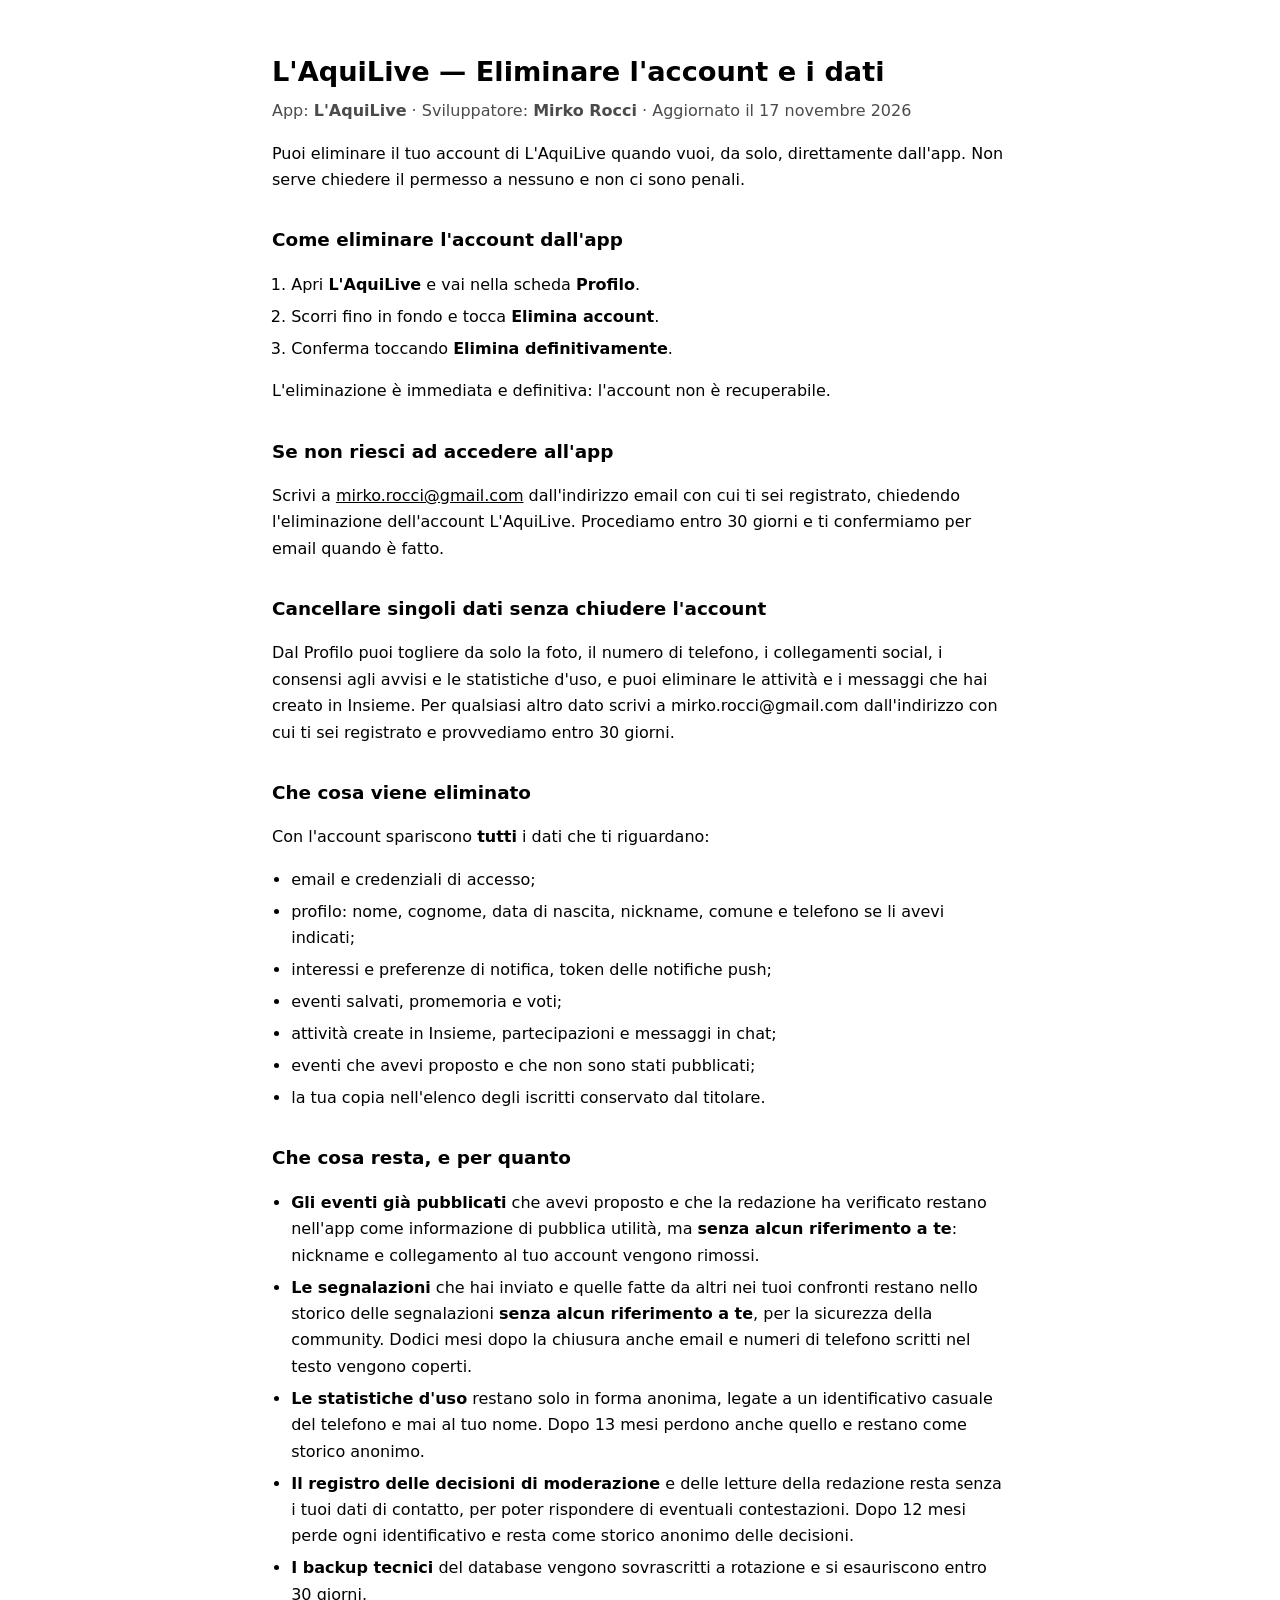
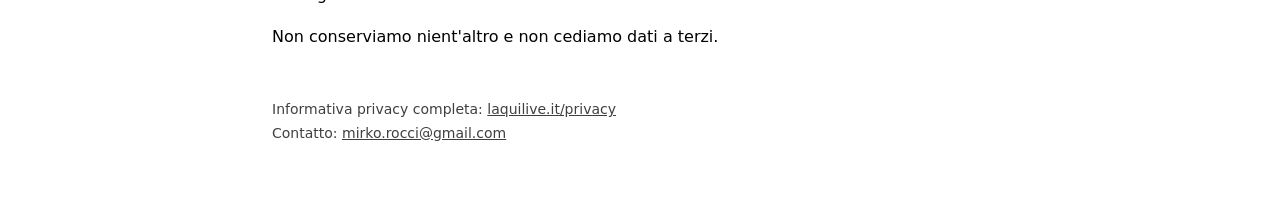
<file: eliminazione-account/index.html>
<!doctype html>
<html lang="it">
<head>
<meta charset="utf-8">
<meta name="viewport" content="width=device-width, initial-scale=1">
<title>L'AquiLive — Eliminare l'account e i dati</title>
<link rel="canonical" href="https://laquilive.it/eliminazione-account/">
<link rel="icon" href="/assets/favicon.ico" sizes="any">
<link rel="apple-touch-icon" href="/assets/apple-touch-icon.png">
<style>
  :root { color-scheme: light dark; }
  body { max-width: 46rem; margin: 0 auto; padding: 2rem 1.25rem 4rem;
         font: 16px/1.65 system-ui, -apple-system, "Segoe UI", Roboto, sans-serif; }
  h1 { font-size: 1.7rem; margin-bottom: .2rem; }
  h2 { font-size: 1.15rem; margin-top: 2rem; }
  .sub { opacity: .7; margin-top: 0; }
  ol, ul { padding-left: 1.2rem; }
  li { margin: .35rem 0; }
  strong { font-weight: 700; }
  footer { margin-top: 3rem; font-size: .875rem; opacity: .75; }
  a { color: inherit; }
</style>
</head>
<body>
<h1>L'AquiLive — Eliminare l'account e i dati</h1>
<p class="sub">App: <strong>L'AquiLive</strong> · Sviluppatore: <strong>Mirko Rocci</strong> · Aggiornato il 17 novembre 2026</p>

<p>Puoi eliminare il tuo account di L'AquiLive quando vuoi, da solo, direttamente dall'app.
Non serve chiedere il permesso a nessuno e non ci sono penali.</p>

<h2>Come eliminare l'account dall'app</h2>
<ol>
  <li>Apri <strong>L'AquiLive</strong> e vai nella scheda <strong>Profilo</strong>.</li>
  <li>Scorri fino in fondo e tocca <strong>Elimina account</strong>.</li>
  <li>Conferma toccando <strong>Elimina definitivamente</strong>.</li>
</ol>
<p>L'eliminazione è immediata e definitiva: l'account non è recuperabile.</p>

<h2>Se non riesci ad accedere all'app</h2>
<p>Scrivi a <a href="mailto:mirko.rocci@gmail.com">mirko.rocci@gmail.com</a> dall'indirizzo email con cui ti sei
registrato, chiedendo l'eliminazione dell'account L'AquiLive. Procediamo entro 30 giorni e ti confermiamo
per email quando è fatto.</p>

<h2>Cancellare singoli dati senza chiudere l'account</h2>
<p>Dal Profilo puoi togliere da solo la foto, il numero di telefono, i collegamenti social, i consensi agli
avvisi e le statistiche d'uso, e puoi eliminare le attività e i messaggi che hai creato in Insieme. Per
qualsiasi altro dato scrivi a mirko.rocci@gmail.com dall'indirizzo con cui ti sei registrato e provvediamo
entro 30 giorni.</p>

<h2>Che cosa viene eliminato</h2>
<p>Con l'account spariscono <strong>tutti</strong> i dati che ti riguardano:</p>
<ul>
  <li>email e credenziali di accesso;</li>
  <li>profilo: nome, cognome, data di nascita, nickname, comune e telefono se li avevi indicati;</li>
  <li>interessi e preferenze di notifica, token delle notifiche push;</li>
  <li>eventi salvati, promemoria e voti;</li>
  <li>attività create in Insieme, partecipazioni e messaggi in chat;</li>
  <li>eventi che avevi proposto e che non sono stati pubblicati;</li>
  <li>la tua copia nell'elenco degli iscritti conservato dal titolare.</li>
</ul>

<h2>Che cosa resta, e per quanto</h2>
<ul>
  <li><strong>Gli eventi già pubblicati</strong> che avevi proposto e che la redazione ha verificato restano
      nell'app come informazione di pubblica utilità, ma <strong>senza alcun riferimento a te</strong>:
      nickname e collegamento al tuo account vengono rimossi.</li>
  <li><strong>Le segnalazioni</strong> che hai inviato e quelle fatte da altri nei tuoi confronti restano
      nello storico delle segnalazioni <strong>senza alcun riferimento a te</strong>, per la sicurezza della
      community. Dodici mesi dopo la chiusura anche email e numeri di telefono scritti nel testo vengono coperti.</li>
  <li><strong>Le statistiche d'uso</strong> restano solo in forma anonima, legate a un identificativo
      casuale del telefono e mai al tuo nome. Dopo 13 mesi perdono anche quello e restano come storico anonimo.</li>
  <li><strong>Il registro delle decisioni di moderazione</strong> e delle letture della redazione resta senza
      i tuoi dati di contatto, per poter rispondere di eventuali contestazioni. Dopo 12 mesi perde ogni
      identificativo e resta come storico anonimo delle decisioni.</li>
  <li><strong>I backup tecnici</strong> del database vengono sovrascritti a rotazione e si esauriscono
      entro 30 giorni.</li>
</ul>
<p>Non conserviamo nient'altro e non cediamo dati a terzi.</p>

<footer>
  Informativa privacy completa: <a href="https://laquilive.it/privacy/">laquilive.it/privacy</a><br>
  Contatto: <a href="mailto:mirko.rocci@gmail.com">mirko.rocci@gmail.com</a>
</footer>
</body>
</html>
</file>
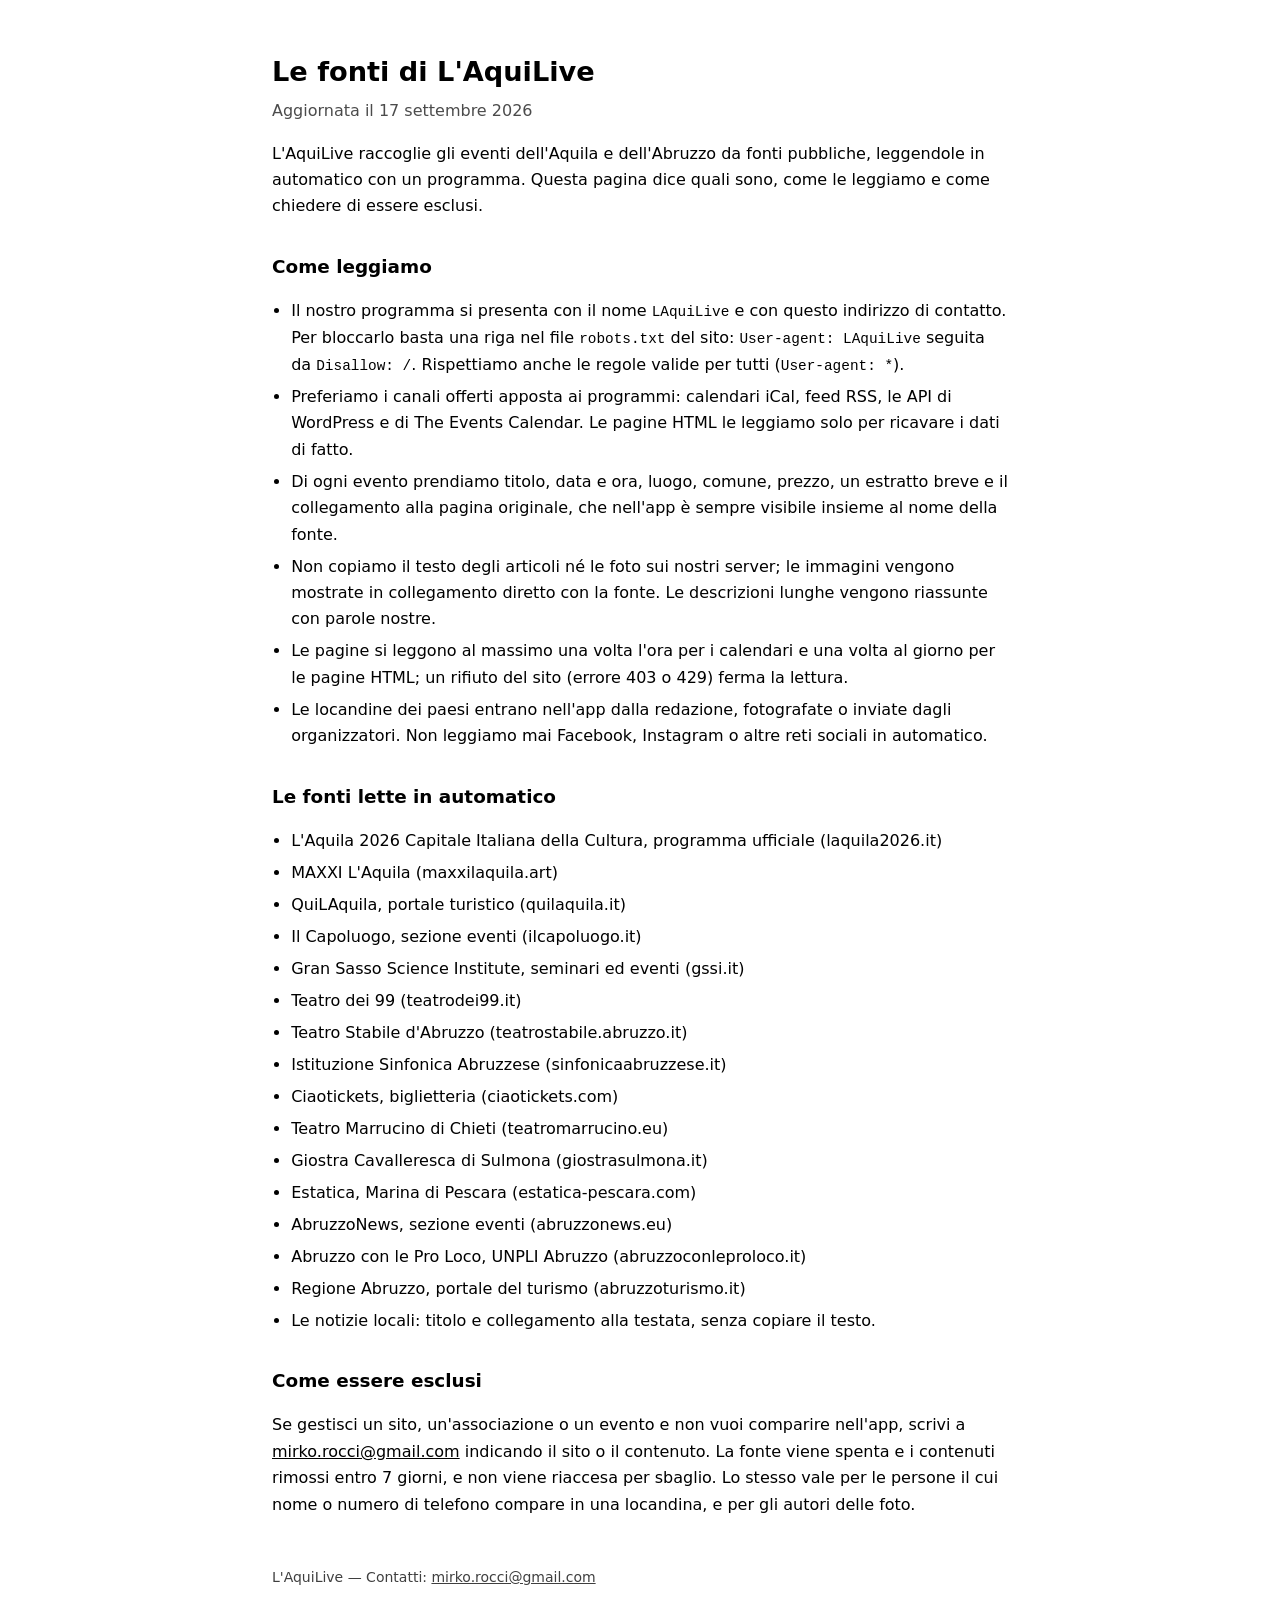
<file: fonti/index.html>
<!doctype html>
<html lang="it">
<head>
<meta charset="utf-8">
<meta name="viewport" content="width=device-width, initial-scale=1">
<title>Le fonti di L'AquiLive</title>
<link rel="canonical" href="https://laquilive.it/fonti/">
<link rel="icon" href="/assets/favicon.ico" sizes="any">
<link rel="apple-touch-icon" href="/assets/apple-touch-icon.png">
<style>
  :root { color-scheme: light dark; }
  body { max-width: 46rem; margin: 0 auto; padding: 2rem 1.25rem 4rem;
         font: 16px/1.65 system-ui, -apple-system, "Segoe UI", Roboto, sans-serif; }
  h1 { font-size: 1.7rem; margin-bottom: .2rem; }
  h2 { font-size: 1.15rem; margin-top: 2rem; }
  .sub { opacity: .7; margin-top: 0; }
  ul { padding-left: 1.2rem; }
  li { margin: .35rem 0; }
  code { font-size: .9em; }
  footer { margin-top: 3rem; font-size: .875rem; opacity: .75; }
  a { color: inherit; }
</style>
</head>
<body>
<h1>Le fonti di L'AquiLive</h1>
<p class="sub">Aggiornata il 17 settembre 2026</p>

<p>L'AquiLive raccoglie gli eventi dell'Aquila e dell'Abruzzo da fonti pubbliche, leggendole in automatico
con un programma. Questa pagina dice quali sono, come le leggiamo e come chiedere di essere esclusi.</p>

<h2>Come leggiamo</h2>
<ul>
  <li>Il nostro programma si presenta con il nome <code>LAquiLive</code> e con questo indirizzo di
      contatto. Per bloccarlo basta una riga nel file <code>robots.txt</code> del sito:
      <code>User-agent: LAquiLive</code> seguita da <code>Disallow: /</code>. Rispettiamo anche le
      regole valide per tutti (<code>User-agent: *</code>).</li>
  <li>Preferiamo i canali offerti apposta ai programmi: calendari iCal, feed RSS, le API di WordPress e di
      The Events Calendar. Le pagine HTML le leggiamo solo per ricavare i dati di fatto.</li>
  <li>Di ogni evento prendiamo titolo, data e ora, luogo, comune, prezzo, un estratto breve e il
      collegamento alla pagina originale, che nell'app è sempre visibile insieme al nome della fonte.</li>
  <li>Non copiamo il testo degli articoli né le foto sui nostri server; le immagini vengono mostrate in
      collegamento diretto con la fonte. Le descrizioni lunghe vengono riassunte con parole nostre.</li>
  <li>Le pagine si leggono al massimo una volta l'ora per i calendari e una volta al giorno per le pagine
      HTML; un rifiuto del sito (errore 403 o 429) ferma la lettura.</li>
  <li>Le locandine dei paesi entrano nell'app dalla redazione, fotografate o inviate dagli organizzatori.
      Non leggiamo mai Facebook, Instagram o altre reti sociali in automatico.</li>
</ul>

<h2>Le fonti lette in automatico</h2>
<ul>
  <li>L'Aquila 2026 Capitale Italiana della Cultura, programma ufficiale (laquila2026.it)</li>
  <li>MAXXI L'Aquila (maxxilaquila.art)</li>
  <li>QuiLAquila, portale turistico (quilaquila.it)</li>
  <li>Il Capoluogo, sezione eventi (ilcapoluogo.it)</li>
  <li>Gran Sasso Science Institute, seminari ed eventi (gssi.it)</li>
  <li>Teatro dei 99 (teatrodei99.it)</li>
  <li>Teatro Stabile d'Abruzzo (teatrostabile.abruzzo.it)</li>
  <li>Istituzione Sinfonica Abruzzese (sinfonicaabruzzese.it)</li>
  <li>Ciaotickets, biglietteria (ciaotickets.com)</li>
  <li>Teatro Marrucino di Chieti (teatromarrucino.eu)</li>
  <li>Giostra Cavalleresca di Sulmona (giostrasulmona.it)</li>
  <li>Estatica, Marina di Pescara (estatica-pescara.com)</li>
  <li>AbruzzoNews, sezione eventi (abruzzonews.eu)</li>
  <li>Abruzzo con le Pro Loco, UNPLI Abruzzo (abruzzoconleproloco.it)</li>
  <li>Regione Abruzzo, portale del turismo (abruzzoturismo.it)</li>
  <li>Le notizie locali: titolo e collegamento alla testata, senza copiare il testo.</li>
</ul>

<h2>Come essere esclusi</h2>
<p>Se gestisci un sito, un'associazione o un evento e non vuoi comparire nell'app, scrivi a
<a href="mailto:mirko.rocci@gmail.com">mirko.rocci@gmail.com</a> indicando il sito o il contenuto. La fonte
viene spenta e i contenuti rimossi entro 7 giorni, e non viene riaccesa per sbaglio. Lo stesso vale per le
persone il cui nome o numero di telefono compare in una locandina, e per gli autori delle foto.</p>

<footer>L'AquiLive — Contatti: <a href="mailto:mirko.rocci@gmail.com">mirko.rocci@gmail.com</a></footer>
</body>
</html>
</file>
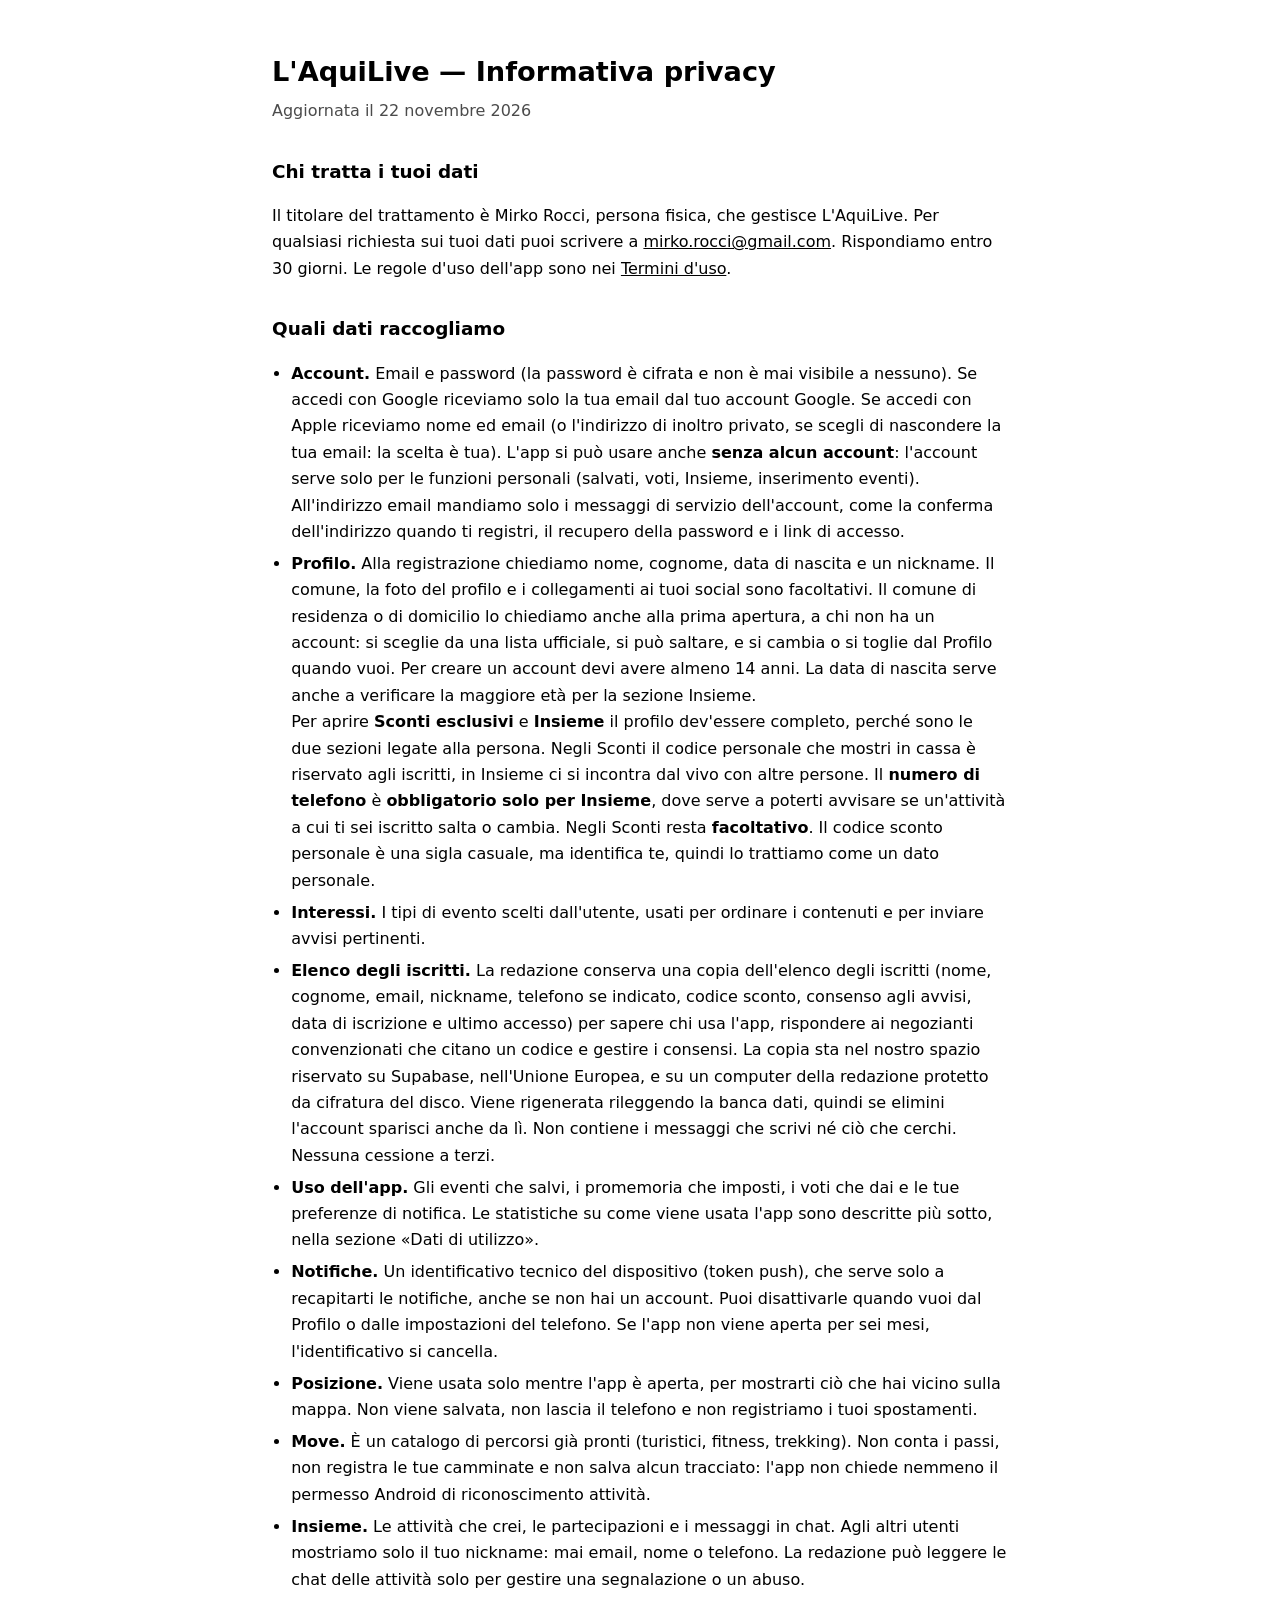
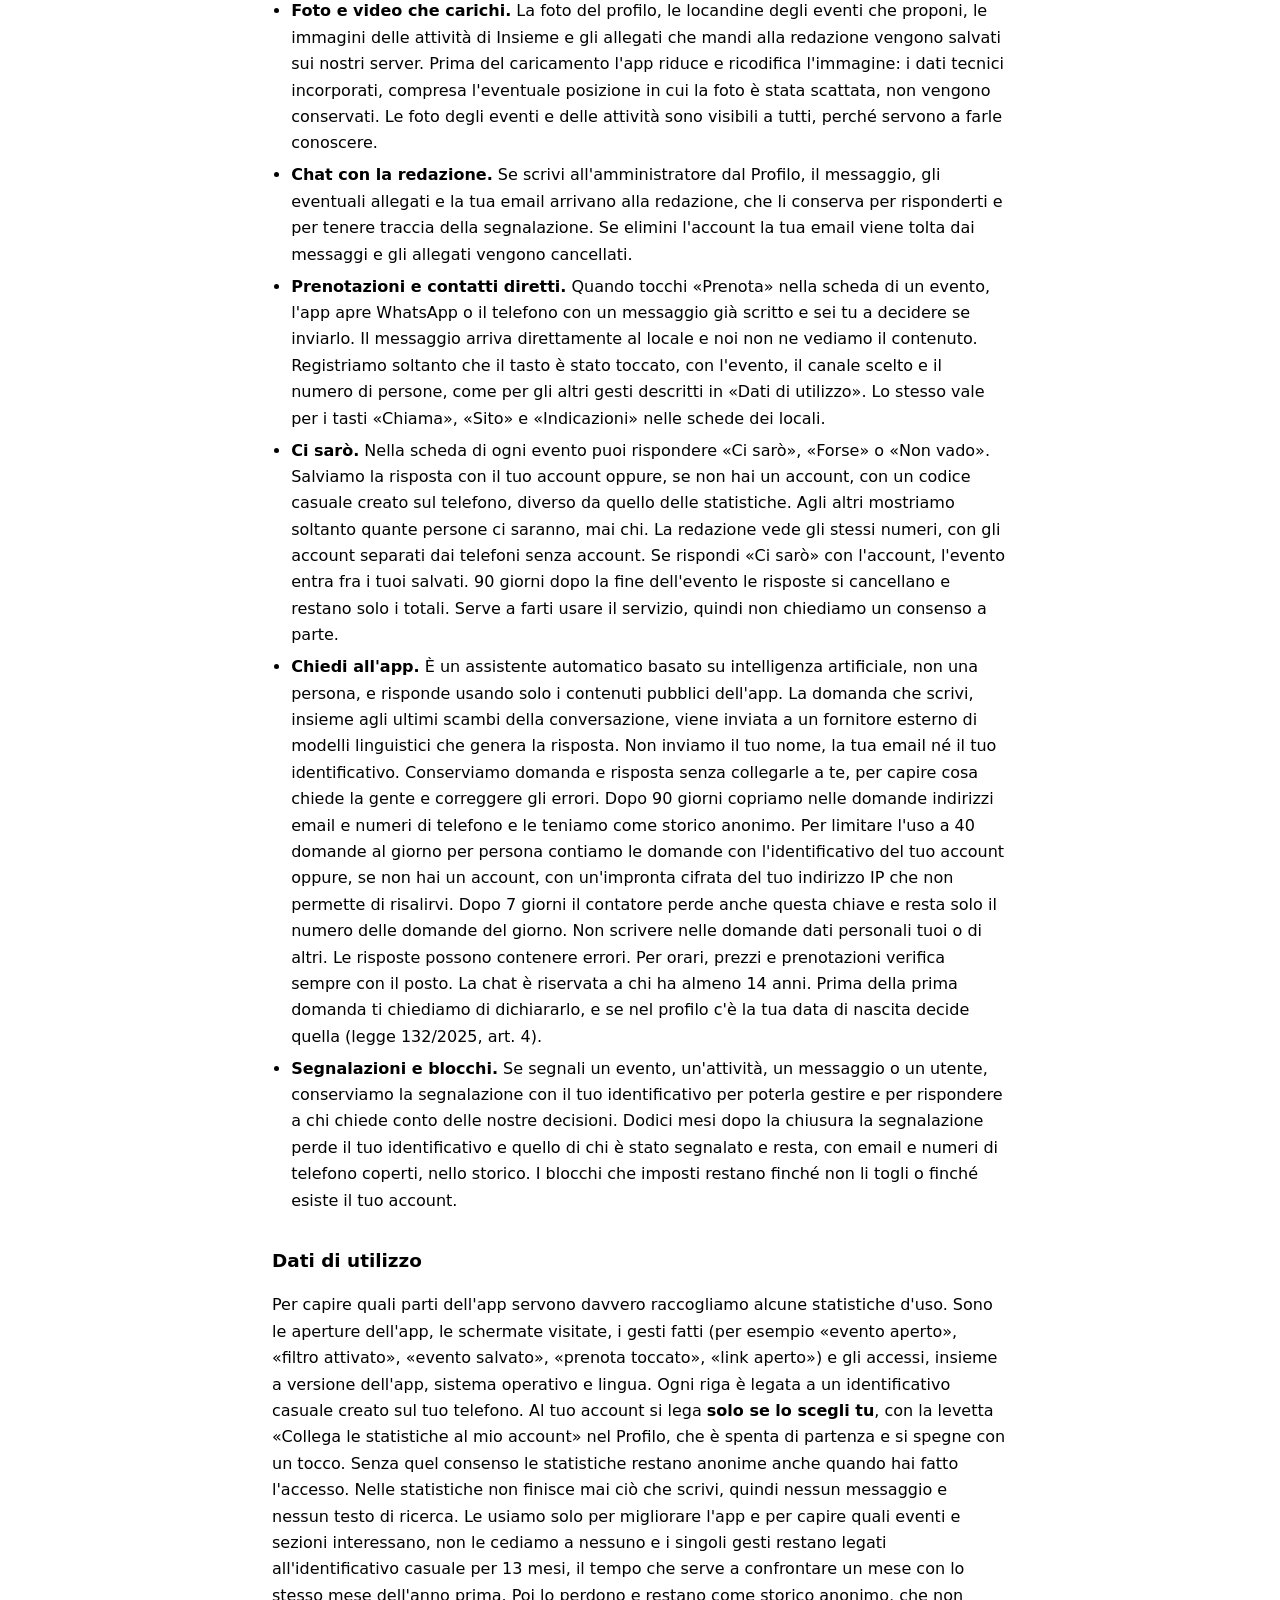
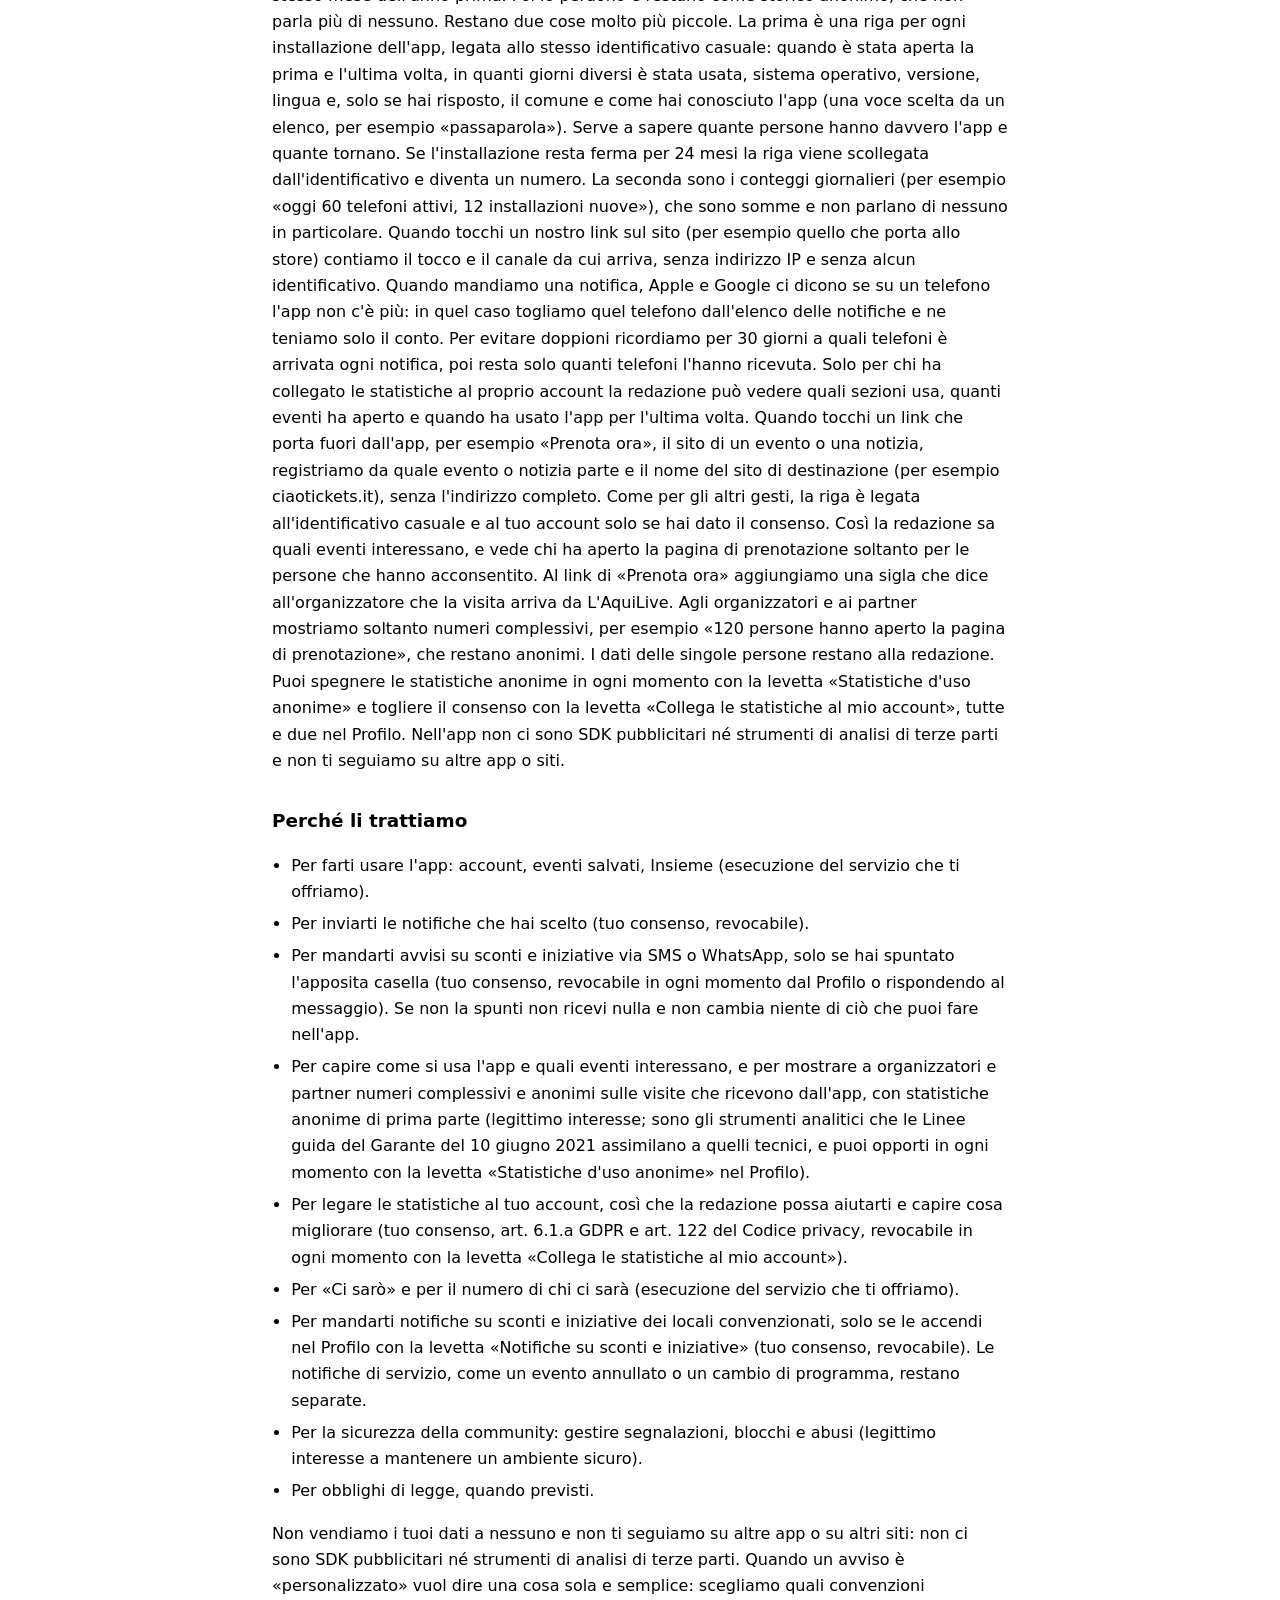
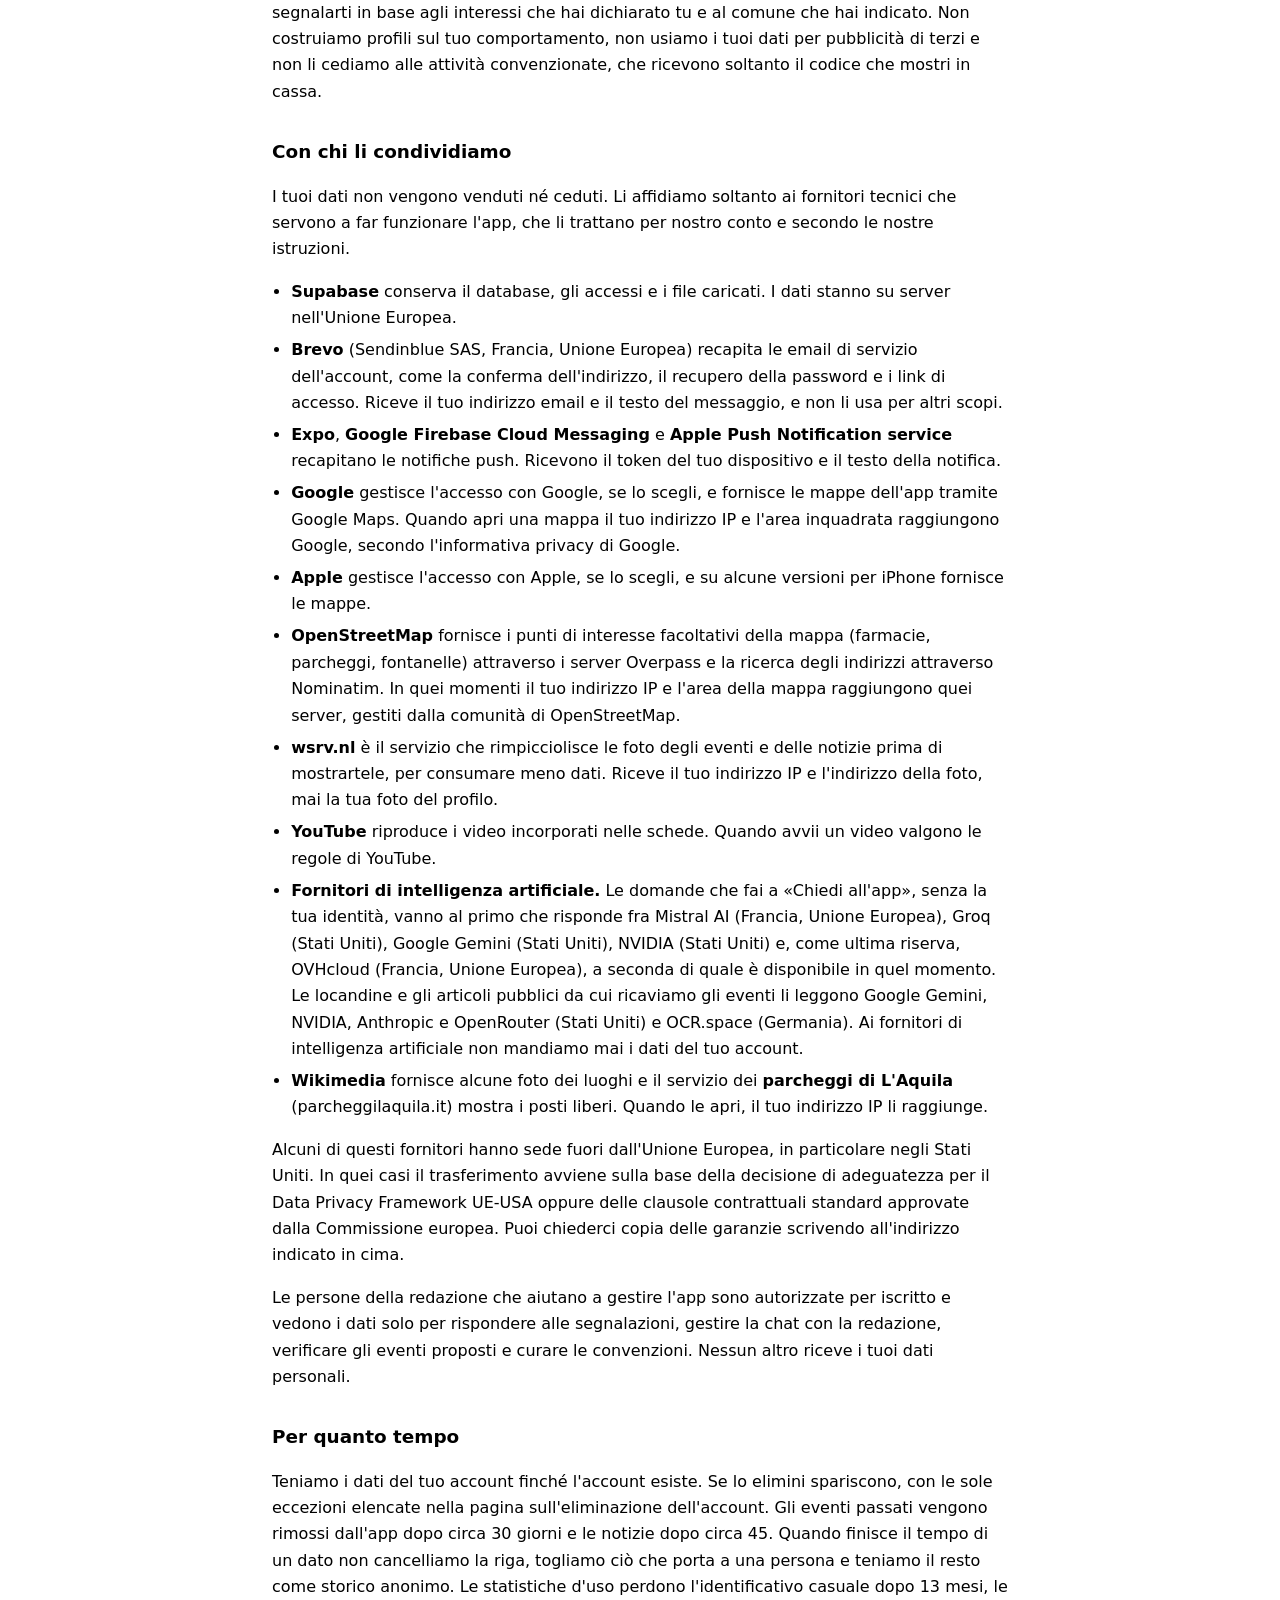
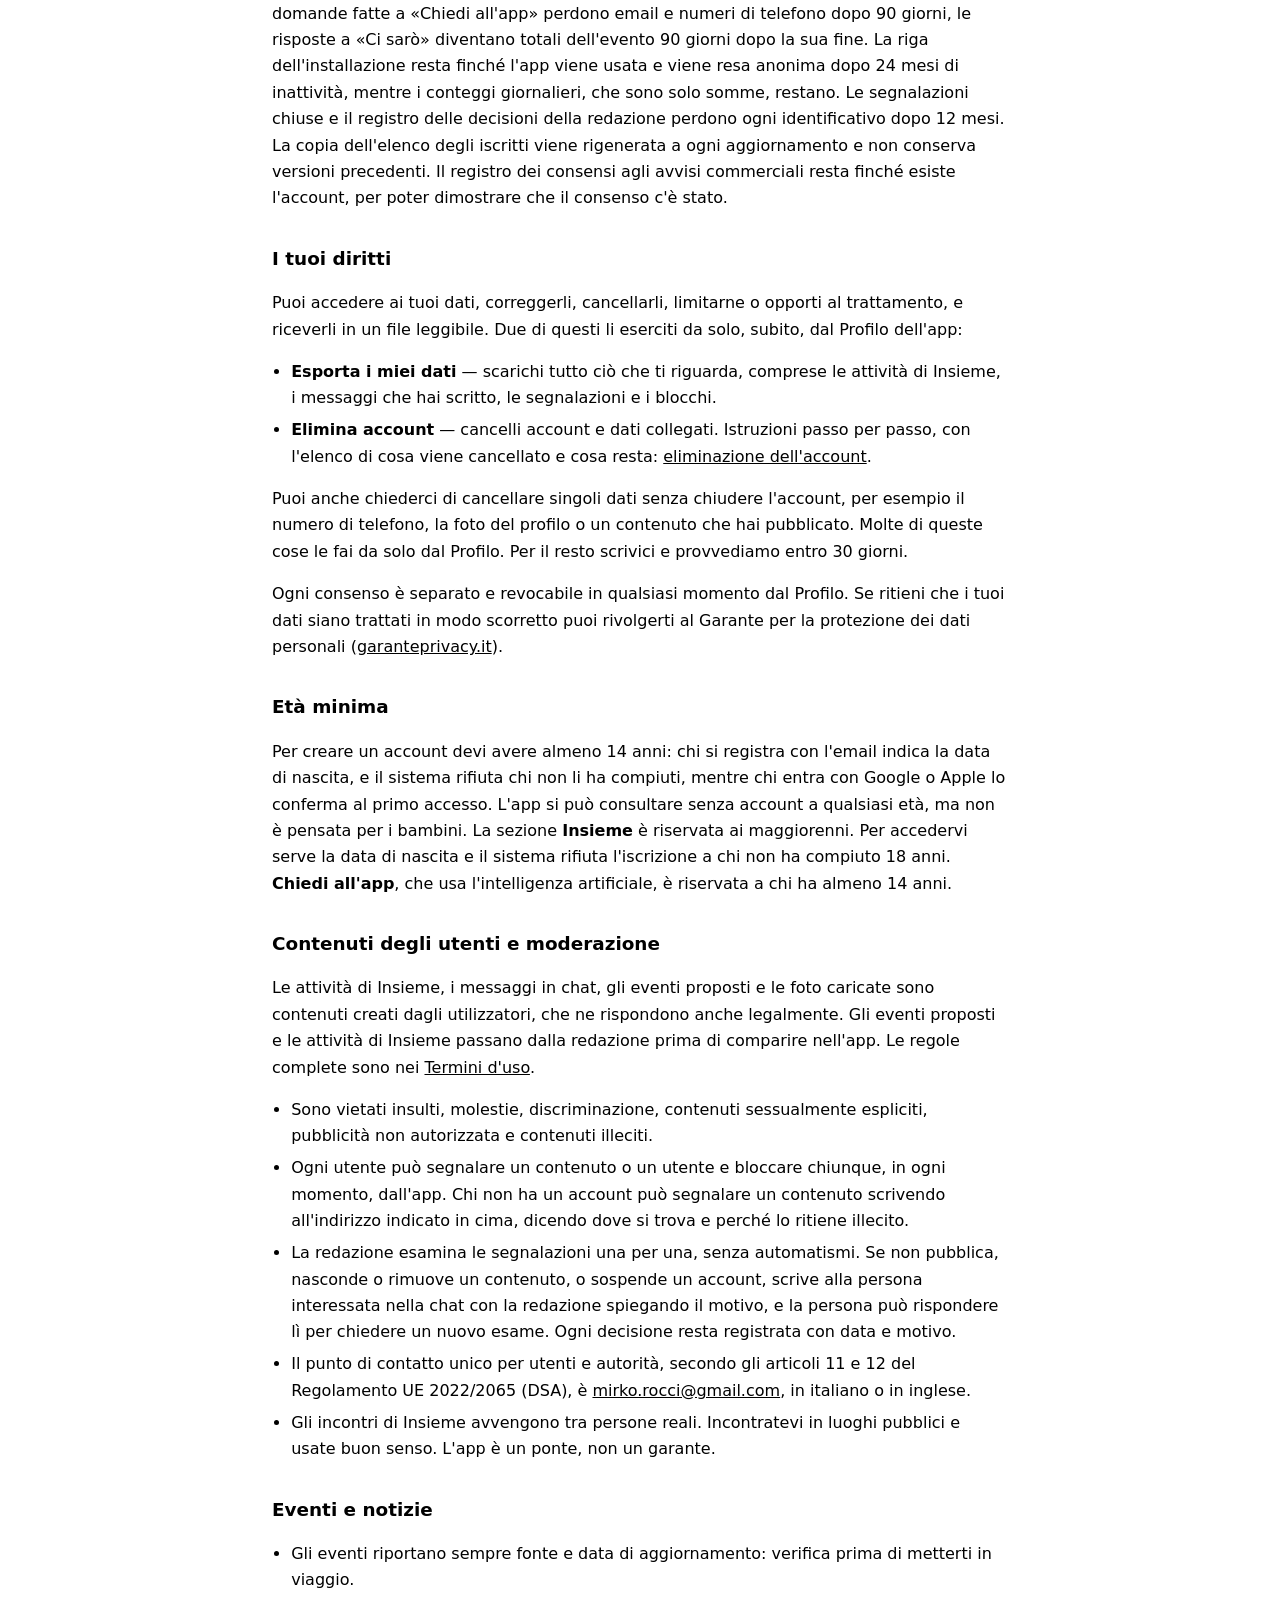
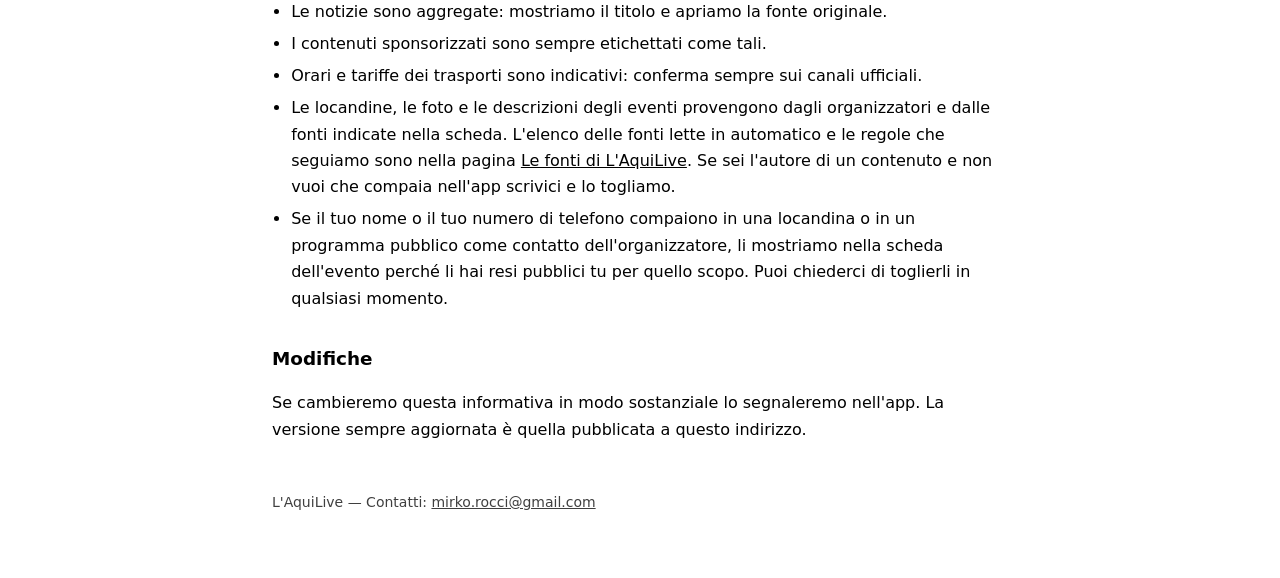
<file: privacy/index.html>
<!doctype html>
<html lang="it">
<head>
<meta charset="utf-8">
<meta name="viewport" content="width=device-width, initial-scale=1">
<title>L'AquiLive — Informativa privacy</title>
<link rel="canonical" href="https://laquilive.it/privacy/">
<link rel="icon" href="/assets/favicon.ico" sizes="any">
<link rel="apple-touch-icon" href="/assets/apple-touch-icon.png">
<style>
  :root { color-scheme: light dark; }
  body { max-width: 46rem; margin: 0 auto; padding: 2rem 1.25rem 4rem;
         font: 16px/1.65 system-ui, -apple-system, "Segoe UI", Roboto, sans-serif; }
  h1 { font-size: 1.7rem; margin-bottom: .2rem; }
  h2 { font-size: 1.15rem; margin-top: 2rem; }
  .sub { opacity: .7; margin-top: 0; }
  ul { padding-left: 1.2rem; }
  li { margin: .35rem 0; }
  strong { font-weight: 700; }
  footer { margin-top: 3rem; font-size: .875rem; opacity: .75; }
  a { color: inherit; }
</style>
</head>
<body>
<h1>L'AquiLive — Informativa privacy</h1>
<p class="sub">Aggiornata il 22 novembre 2026</p>

<h2>Chi tratta i tuoi dati</h2>
<p>Il titolare del trattamento è Mirko Rocci, persona fisica, che gestisce L'AquiLive. Per qualsiasi richiesta
sui tuoi dati puoi scrivere a <a href="mailto:mirko.rocci@gmail.com">mirko.rocci@gmail.com</a>. Rispondiamo entro
30 giorni. Le regole d'uso dell'app sono nei <a href="https://laquilive.it/termini/">Termini d'uso</a>.</p>

<h2>Quali dati raccogliamo</h2>
<ul>
  <li><strong>Account.</strong> Email e password (la password è cifrata e non è mai visibile a nessuno). Se
      accedi con Google riceviamo solo la tua email dal tuo account Google. Se accedi con Apple riceviamo
      nome ed email (o l'indirizzo di inoltro privato, se scegli di nascondere la tua email: la scelta è tua).
      L'app si può usare anche <strong>senza alcun account</strong>: l'account serve solo per le funzioni
      personali (salvati, voti, Insieme, inserimento eventi). All'indirizzo email mandiamo solo i messaggi
      di servizio dell'account, come la conferma dell'indirizzo quando ti registri, il recupero della
      password e i link di accesso.</li>
  <li><strong>Profilo.</strong> Alla registrazione chiediamo nome, cognome, data di nascita e un nickname.
      Il comune, la foto del profilo e i collegamenti ai tuoi social sono facoltativi. Il comune di
      residenza o di domicilio lo chiediamo anche alla prima apertura, a chi non ha un account: si sceglie
      da una lista ufficiale, si può saltare, e si cambia o si toglie dal Profilo quando vuoi. Per creare un account
      devi avere almeno 14 anni. La data di nascita serve anche a verificare la maggiore età per la sezione
      Insieme.<br>
      Per aprire <strong>Sconti esclusivi</strong> e <strong>Insieme</strong> il profilo dev'essere completo,
      perché sono le due sezioni legate alla persona. Negli Sconti il codice personale che mostri in cassa è
      riservato agli iscritti, in Insieme ci si incontra dal vivo con altre persone. Il <strong>numero di
      telefono</strong> è <strong>obbligatorio solo per Insieme</strong>, dove serve a poterti avvisare se
      un'attività a cui ti sei iscritto salta o cambia. Negli Sconti resta <strong>facoltativo</strong>.
      Il codice sconto personale è una sigla casuale, ma identifica te, quindi lo trattiamo come un dato
      personale.</li>
  <li><strong>Interessi.</strong> I tipi di evento scelti dall'utente, usati per ordinare i contenuti
      e per inviare avvisi pertinenti.</li>
  <li><strong>Elenco degli iscritti.</strong> La redazione conserva una copia dell'elenco degli iscritti
      (nome, cognome, email, nickname, telefono se indicato, codice sconto, consenso agli avvisi, data di
      iscrizione e ultimo accesso) per sapere chi usa l'app, rispondere ai negozianti convenzionati che citano
      un codice e gestire i consensi. La copia sta nel nostro spazio riservato su Supabase, nell'Unione
      Europea, e su un computer della redazione protetto da cifratura del disco. Viene rigenerata rileggendo
      la banca dati, quindi se elimini l'account sparisci anche da lì. Non contiene i messaggi che scrivi
      né ciò che cerchi. Nessuna cessione a terzi.</li>
  <li><strong>Uso dell'app.</strong> Gli eventi che salvi, i promemoria che imposti, i voti che dai e le tue
      preferenze di notifica. Le statistiche su come viene usata l'app sono descritte più sotto, nella
      sezione «Dati di utilizzo».</li>
  <li><strong>Notifiche.</strong> Un identificativo tecnico del dispositivo (token push), che serve solo a
      recapitarti le notifiche, anche se non hai un account. Puoi disattivarle quando vuoi dal Profilo o dalle
      impostazioni del telefono. Se l'app non viene aperta per sei mesi, l'identificativo si cancella.</li>
  <li><strong>Posizione.</strong> Viene usata solo mentre l'app è aperta, per mostrarti ciò che hai vicino
      sulla mappa. Non viene salvata, non lascia il telefono e non registriamo i tuoi spostamenti.</li>
  <li><strong>Move.</strong> È un catalogo di percorsi già pronti (turistici, fitness, trekking). Non conta i
      passi, non registra le tue camminate e non salva alcun tracciato: l'app non chiede nemmeno il permesso
      Android di riconoscimento attività.</li>
  <li><strong>Insieme.</strong> Le attività che crei, le partecipazioni e i messaggi in chat. Agli altri
      utenti mostriamo solo il tuo nickname: mai email, nome o telefono. La redazione può leggere le chat
      delle attività solo per gestire una segnalazione o un abuso.</li>
  <li><strong>Foto e video che carichi.</strong> La foto del profilo, le locandine degli eventi che proponi,
      le immagini delle attività di Insieme e gli allegati che mandi alla redazione vengono salvati sui nostri
      server. Prima del caricamento l'app riduce e ricodifica l'immagine: i dati tecnici incorporati, compresa
      l'eventuale posizione in cui la foto è stata scattata, non vengono conservati. Le foto degli eventi e
      delle attività sono visibili a tutti, perché servono a farle conoscere.</li>
  <li><strong>Chat con la redazione.</strong> Se scrivi all'amministratore dal Profilo, il messaggio, gli
      eventuali allegati e la tua email arrivano alla redazione, che li conserva per risponderti e per tenere
      traccia della segnalazione. Se elimini l'account la tua email viene tolta dai messaggi e gli allegati
      vengono cancellati.</li>
  <li><strong>Prenotazioni e contatti diretti.</strong> Quando tocchi «Prenota» nella scheda di un evento,
      l'app apre WhatsApp o il telefono con un messaggio già scritto e sei tu a decidere se inviarlo. Il
      messaggio arriva direttamente al locale e noi non ne vediamo il contenuto. Registriamo soltanto che il
      tasto è stato toccato, con l'evento, il canale scelto e il numero di persone, come per gli altri gesti
      descritti in «Dati di utilizzo». Lo stesso vale per i tasti «Chiama», «Sito» e «Indicazioni» nelle
      schede dei locali.</li>
  <li><strong>Ci sarò.</strong> Nella scheda di ogni evento puoi rispondere «Ci sarò», «Forse» o «Non vado».
      Salviamo la risposta con il tuo account oppure, se non hai un account, con un codice casuale creato sul
      telefono, diverso da quello delle statistiche. Agli altri mostriamo soltanto quante persone ci saranno,
      mai chi. La redazione vede gli stessi numeri, con gli account separati dai telefoni senza account. Se
      rispondi «Ci sarò» con l'account, l'evento entra fra i tuoi salvati. 90 giorni dopo la fine dell'evento
      le risposte si cancellano e restano solo i totali. Serve a farti usare il servizio, quindi non chiediamo
      un consenso a parte.</li>
  <li><strong>Chiedi all'app.</strong> È un assistente automatico basato su intelligenza artificiale, non una
      persona, e risponde usando solo i contenuti pubblici dell'app. La domanda che scrivi, insieme agli
      ultimi scambi della conversazione, viene inviata a un fornitore esterno di modelli linguistici che
      genera la risposta. Non inviamo il tuo nome, la tua email né il tuo identificativo. Conserviamo domanda
      e risposta senza collegarle a te, per capire cosa chiede la gente e correggere gli errori. Dopo 90
      giorni copriamo nelle domande indirizzi email e numeri di telefono e le teniamo come storico anonimo. Per limitare l'uso a 40 domande al giorno per persona contiamo le domande con l'identificativo
      del tuo account oppure, se non hai un account, con un'impronta cifrata del tuo indirizzo IP che non
      permette di risalirvi. Dopo 7 giorni il contatore perde anche questa chiave e resta solo il numero
      delle domande del giorno. Non scrivere nelle domande dati personali tuoi o di altri. Le risposte possono
      contenere errori. Per orari, prezzi e prenotazioni verifica sempre con il posto. La chat è riservata a
      chi ha almeno 14 anni. Prima della prima domanda ti chiediamo di dichiararlo, e se nel profilo c'è la tua
      data di nascita decide quella (legge 132/2025, art. 4).</li>
  <li><strong>Segnalazioni e blocchi.</strong> Se segnali un evento, un'attività, un messaggio o un utente,
      conserviamo la segnalazione con il tuo identificativo per poterla gestire e per rispondere a chi
      chiede conto delle nostre decisioni. Dodici mesi dopo la chiusura la segnalazione perde il tuo identificativo e quello di chi
      è stato segnalato e resta, con email e numeri di telefono coperti, nello storico. I blocchi
      che imposti restano finché non li togli o finché esiste il tuo account.</li>
</ul>

<h2>Dati di utilizzo</h2>
<p>Per capire quali parti dell'app servono davvero raccogliamo alcune statistiche d'uso. Sono le aperture
dell'app, le schermate visitate, i gesti fatti (per esempio «evento aperto», «filtro attivato», «evento
salvato», «prenota toccato», «link aperto») e gli accessi, insieme a versione dell'app, sistema operativo e lingua. Ogni
riga è legata a un identificativo casuale creato sul tuo telefono. Al tuo account si lega <strong>solo se lo
scegli tu</strong>, con la levetta «Collega le statistiche al mio account» nel Profilo, che è spenta di
partenza e si spegne con un tocco. Senza quel consenso le statistiche restano anonime anche quando hai fatto
l'accesso. Nelle statistiche non finisce mai ciò che scrivi, quindi nessun messaggio
e nessun testo di ricerca. Le usiamo solo per migliorare l'app e per capire quali eventi e sezioni
interessano, non le cediamo a nessuno e i singoli gesti
restano legati all'identificativo casuale per 13 mesi, il tempo che serve a confrontare un mese con lo stesso
mese dell'anno prima. Poi lo perdono e restano come storico anonimo, che non parla più di nessuno. Restano
due cose molto più piccole. La prima è una riga per ogni installazione
dell'app, legata allo stesso identificativo casuale: quando è stata aperta la prima e l'ultima volta, in
quanti giorni diversi è stata usata, sistema operativo, versione, lingua e, solo se hai risposto, il comune
e come hai conosciuto l'app (una voce scelta da un elenco, per esempio «passaparola»).
Serve a sapere quante persone hanno davvero l'app e quante tornano. Se l'installazione resta ferma per
24 mesi la riga viene scollegata dall'identificativo e diventa un numero. La seconda sono i conteggi
giornalieri (per esempio «oggi 60 telefoni attivi, 12 installazioni nuove»), che sono somme e non parlano
di nessuno in particolare. Quando tocchi un nostro link sul sito (per esempio quello che porta allo store)
contiamo il tocco e il canale da cui arriva, senza indirizzo IP e senza alcun identificativo. Quando
mandiamo una notifica, Apple e Google ci dicono se su un telefono l'app non c'è più: in quel caso togliamo
quel telefono dall'elenco delle notifiche e ne teniamo solo il conto. Per evitare doppioni ricordiamo per 30
giorni a quali telefoni è arrivata ogni notifica, poi resta solo quanti telefoni l'hanno ricevuta. Solo per chi ha collegato le
statistiche al proprio account la redazione può vedere quali sezioni usa, quanti eventi ha aperto e quando
ha usato l'app per l'ultima volta.
Quando tocchi un link che porta fuori dall'app, per esempio «Prenota ora», il sito di un evento o una
notizia, registriamo da quale evento o notizia parte e il nome del sito di destinazione (per esempio
ciaotickets.it), senza l'indirizzo completo. Come per gli altri gesti, la riga è legata all'identificativo
casuale e al tuo account solo se hai dato il consenso. Così la redazione sa quali eventi interessano, e
vede chi ha aperto la pagina di prenotazione soltanto per le persone che hanno acconsentito. Al link di «Prenota ora» aggiungiamo una sigla che dice
all'organizzatore che la visita arriva da L'AquiLive. Agli organizzatori e ai partner mostriamo soltanto
numeri complessivi, per esempio «120 persone hanno aperto la pagina di prenotazione», che restano anonimi.
I dati delle singole persone restano alla redazione.
Puoi spegnere le statistiche anonime in ogni momento con la levetta «Statistiche d'uso anonime» e togliere
il consenso con la levetta «Collega le statistiche al mio account», tutte e due nel Profilo. Nell'app non
ci sono SDK pubblicitari né strumenti di analisi di terze parti e non ti seguiamo su altre app o siti.</p>

<h2>Perché li trattiamo</h2>
<ul>
  <li>Per farti usare l'app: account, eventi salvati, Insieme (esecuzione del servizio che ti offriamo).</li>
  <li>Per inviarti le notifiche che hai scelto (tuo consenso, revocabile).</li>
  <li>Per mandarti avvisi su sconti e iniziative via SMS o WhatsApp, solo se hai spuntato l'apposita casella
      (tuo consenso, revocabile in ogni momento dal Profilo o rispondendo al messaggio). Se non la spunti non
      ricevi nulla e non cambia niente di ciò che puoi fare nell'app.</li>
  <li>Per capire come si usa l'app e quali eventi interessano, e per mostrare a organizzatori e partner
      numeri complessivi e anonimi sulle visite che ricevono dall'app, con statistiche anonime di prima parte
      (legittimo interesse; sono gli strumenti analitici che le Linee guida del Garante del 10 giugno 2021
      assimilano a quelli tecnici, e puoi opporti in ogni momento con la levetta «Statistiche d'uso
      anonime» nel Profilo).</li>
  <li>Per legare le statistiche al tuo account, così che la redazione possa aiutarti e capire cosa
      migliorare (tuo consenso, art. 6.1.a GDPR e art. 122 del Codice privacy, revocabile in ogni momento con
      la levetta «Collega le statistiche al mio account»).</li>
  <li>Per «Ci sarò» e per il numero di chi ci sarà (esecuzione del servizio che ti offriamo).</li>
  <li>Per mandarti notifiche su sconti e iniziative dei locali convenzionati, solo se le accendi nel Profilo
      con la levetta «Notifiche su sconti e iniziative» (tuo consenso, revocabile). Le notifiche di servizio,
      come un evento annullato o un cambio di programma, restano separate.</li>
  <li>Per la sicurezza della community: gestire segnalazioni, blocchi e abusi (legittimo interesse a
      mantenere un ambiente sicuro).</li>
  <li>Per obblighi di legge, quando previsti.</li>
</ul>
<p>Non vendiamo i tuoi dati a nessuno e non ti seguiamo su altre app o su altri siti: non ci sono SDK
pubblicitari né strumenti di analisi di terze parti. Quando un avviso è «personalizzato» vuol dire una cosa
sola e semplice: scegliamo quali convenzioni segnalarti in base agli interessi che hai dichiarato tu e al
comune che hai indicato. Non costruiamo profili sul tuo comportamento, non usiamo i tuoi dati per pubblicità
di terzi e non li cediamo alle attività convenzionate, che ricevono soltanto il codice che mostri in cassa.</p>

<h2>Con chi li condividiamo</h2>
<p>I tuoi dati non vengono venduti né ceduti. Li affidiamo soltanto ai fornitori tecnici che servono a far
funzionare l'app, che li trattano per nostro conto e secondo le nostre istruzioni.</p>
<ul>
  <li><strong>Supabase</strong> conserva il database, gli accessi e i file caricati. I dati stanno su server
      nell'Unione Europea.</li>
  <li><strong>Brevo</strong> (Sendinblue SAS, Francia, Unione Europea) recapita le email di servizio
      dell'account, come la conferma dell'indirizzo, il recupero della password e i link di accesso. Riceve il
      tuo indirizzo email e il testo del messaggio, e non li usa per altri scopi.</li>
  <li><strong>Expo</strong>, <strong>Google Firebase Cloud Messaging</strong> e <strong>Apple Push
      Notification service</strong> recapitano le notifiche push. Ricevono il token del tuo dispositivo e il
      testo della notifica.</li>
  <li><strong>Google</strong> gestisce l'accesso con Google, se lo scegli, e fornisce le mappe dell'app
      tramite Google Maps. Quando apri una mappa il tuo indirizzo IP e l'area inquadrata raggiungono Google,
      secondo l'informativa privacy di Google.</li>
  <li><strong>Apple</strong> gestisce l'accesso con Apple, se lo scegli, e su alcune versioni per iPhone
      fornisce le mappe.</li>
  <li><strong>OpenStreetMap</strong> fornisce i punti di interesse facoltativi della mappa (farmacie,
      parcheggi, fontanelle) attraverso i server Overpass e la ricerca degli indirizzi attraverso Nominatim.
      In quei momenti il tuo indirizzo IP e l'area della mappa raggiungono quei server, gestiti dalla
      comunità di OpenStreetMap.</li>
  <li><strong>wsrv.nl</strong> è il servizio che rimpicciolisce le foto degli eventi e delle notizie prima
      di mostrartele, per consumare meno dati. Riceve il tuo indirizzo IP e l'indirizzo della foto, mai la
      tua foto del profilo.</li>
  <li><strong>YouTube</strong> riproduce i video incorporati nelle schede. Quando avvii un video valgono le
      regole di YouTube.</li>
  <li><strong>Fornitori di intelligenza artificiale.</strong> Le domande che fai a «Chiedi all'app», senza la
      tua identità, vanno al primo che risponde fra Mistral AI (Francia, Unione Europea), Groq (Stati Uniti),
      Google Gemini (Stati Uniti), NVIDIA (Stati Uniti) e, come ultima riserva, OVHcloud (Francia, Unione
      Europea), a seconda di quale è disponibile in quel momento. Le locandine e gli articoli pubblici da cui ricaviamo gli eventi li leggono
      Google Gemini, NVIDIA, Anthropic e OpenRouter (Stati Uniti) e OCR.space (Germania). Ai fornitori di
      intelligenza artificiale non mandiamo mai i dati del tuo account.</li>
  <li><strong>Wikimedia</strong> fornisce alcune foto dei luoghi e il servizio dei <strong>parcheggi di
      L'Aquila</strong> (parcheggilaquila.it) mostra i posti liberi. Quando le apri, il tuo indirizzo IP li
      raggiunge.</li>
</ul>
<p>Alcuni di questi fornitori hanno sede fuori dall'Unione Europea, in particolare negli Stati Uniti. In quei
casi il trasferimento avviene sulla base della decisione di adeguatezza per il Data Privacy Framework
UE-USA oppure delle clausole contrattuali standard approvate dalla Commissione europea. Puoi chiederci copia
delle garanzie scrivendo all'indirizzo indicato in cima.</p>
<p>Le persone della redazione che aiutano a gestire l'app sono autorizzate per iscritto e vedono i dati
solo per rispondere alle segnalazioni, gestire la chat con la redazione, verificare gli eventi proposti e
curare le convenzioni. Nessun altro riceve i tuoi dati personali.</p>

<h2>Per quanto tempo</h2>
<p>Teniamo i dati del tuo account finché l'account esiste. Se lo elimini spariscono, con le sole eccezioni
elencate nella pagina sull'eliminazione dell'account. Gli eventi passati vengono rimossi dall'app dopo circa
30 giorni e le notizie dopo circa 45. Quando finisce il tempo di un dato non cancelliamo la riga, togliamo ciò che
porta a una persona e teniamo il resto come storico anonimo. Le statistiche d'uso perdono l'identificativo
casuale dopo 13 mesi, le domande fatte a «Chiedi all'app» perdono email e numeri di telefono dopo 90 giorni,
le risposte a «Ci sarò» diventano totali dell'evento 90 giorni dopo la sua fine. La riga dell'installazione resta finché l'app
viene usata e viene resa anonima dopo 24 mesi di inattività, mentre i conteggi giornalieri, che sono solo
somme, restano. Le segnalazioni chiuse e il registro delle decisioni della redazione perdono ogni
identificativo dopo 12 mesi. La copia
dell'elenco degli iscritti viene rigenerata a ogni aggiornamento e non conserva versioni precedenti. Il
registro dei consensi agli avvisi commerciali resta finché esiste l'account, per poter dimostrare che il
consenso c'è stato.</p>

<h2>I tuoi diritti</h2>
<p>Puoi accedere ai tuoi dati, correggerli, cancellarli, limitarne o opporti al trattamento, e riceverli in un
file leggibile. Due di questi li eserciti da solo, subito, dal Profilo dell'app:</p>
<ul>
  <li><strong>Esporta i miei dati</strong> — scarichi tutto ciò che ti riguarda, comprese le attività di
      Insieme, i messaggi che hai scritto, le segnalazioni e i blocchi.</li>
  <li><strong>Elimina account</strong> — cancelli account e dati collegati. Istruzioni passo per passo, con
      l'elenco di cosa viene cancellato e cosa resta:
      <a href="https://laquilive.it/eliminazione-account/">eliminazione dell'account</a>.</li>
</ul>
<p>Puoi anche chiederci di cancellare singoli dati senza chiudere l'account, per esempio il numero di
telefono, la foto del profilo o un contenuto che hai pubblicato. Molte di queste cose le fai da solo dal
Profilo. Per il resto scrivici e provvediamo entro 30 giorni.</p>
<p>Ogni consenso è separato e revocabile in qualsiasi momento dal Profilo. Se ritieni che i tuoi dati siano
trattati in modo scorretto puoi rivolgerti al Garante per la protezione dei dati personali
(<a href="https://www.garanteprivacy.it">garanteprivacy.it</a>).</p>

<h2>Età minima</h2>
<p>Per creare un account devi avere almeno 14 anni: chi si registra con l'email indica la data di nascita, e
il sistema rifiuta chi non li ha compiuti, mentre chi entra con Google o Apple lo conferma al primo accesso.
L'app si può consultare senza account a qualsiasi età,
ma non è pensata per i bambini. La sezione <strong>Insieme</strong> è riservata ai maggiorenni. Per
accedervi serve la data di nascita e il sistema rifiuta l'iscrizione a chi non ha compiuto 18 anni.
<strong>Chiedi all'app</strong>, che usa l'intelligenza artificiale, è riservata a chi ha almeno 14 anni.</p>

<h2>Contenuti degli utenti e moderazione</h2>
<p>Le attività di Insieme, i messaggi in chat, gli eventi proposti e le foto caricate sono contenuti creati
dagli utilizzatori, che ne rispondono anche legalmente. Gli eventi proposti e le attività di Insieme passano
dalla redazione prima di comparire nell'app. Le regole complete sono nei
<a href="https://laquilive.it/termini/">Termini d'uso</a>.</p>
<ul>
  <li>Sono vietati insulti, molestie, discriminazione, contenuti sessualmente espliciti, pubblicità non
      autorizzata e contenuti illeciti.</li>
  <li>Ogni utente può segnalare un contenuto o un utente e bloccare chiunque, in ogni momento, dall'app.
      Chi non ha un account può segnalare un contenuto scrivendo all'indirizzo indicato in cima, dicendo
      dove si trova e perché lo ritiene illecito.</li>
  <li>La redazione esamina le segnalazioni una per una, senza automatismi. Se non pubblica, nasconde o
      rimuove un contenuto, o sospende un account, scrive alla persona interessata nella chat con la redazione
      spiegando il motivo, e la persona può rispondere lì per chiedere un nuovo esame. Ogni decisione resta
      registrata con data e motivo.</li>
  <li>Il punto di contatto unico per utenti e autorità, secondo gli articoli 11 e 12 del Regolamento UE
      2022/2065 (DSA), è <a href="mailto:mirko.rocci@gmail.com">mirko.rocci@gmail.com</a>, in italiano o in
      inglese.</li>
  <li>Gli incontri di Insieme avvengono tra persone reali. Incontratevi in luoghi pubblici e usate buon
      senso. L'app è un ponte, non un garante.</li>
</ul>

<h2>Eventi e notizie</h2>
<ul>
  <li>Gli eventi riportano sempre fonte e data di aggiornamento: verifica prima di metterti in viaggio.</li>
  <li>Le notizie sono aggregate: mostriamo il titolo e apriamo la fonte originale.</li>
  <li>I contenuti sponsorizzati sono sempre etichettati come tali.</li>
  <li>Orari e tariffe dei trasporti sono indicativi: conferma sempre sui canali ufficiali.</li>
  <li>Le locandine, le foto e le descrizioni degli eventi provengono dagli organizzatori e dalle fonti
      indicate nella scheda. L'elenco delle fonti lette in automatico e le regole che seguiamo sono nella
      pagina <a href="https://laquilive.it/fonti/">Le fonti di L'AquiLive</a>. Se sei l'autore
      di un contenuto e non vuoi che compaia nell'app scrivici e lo togliamo.</li>
  <li>Se il tuo nome o il tuo numero di telefono compaiono in una locandina o in un programma pubblico come
      contatto dell'organizzatore, li mostriamo nella scheda dell'evento perché li hai resi pubblici tu per
      quello scopo. Puoi chiederci di toglierli in qualsiasi momento.</li>
</ul>

<h2>Modifiche</h2>
<p>Se cambieremo questa informativa in modo sostanziale lo segnaleremo nell'app. La versione sempre
aggiornata è quella pubblicata a questo indirizzo.</p>

<footer>L'AquiLive — Contatti: <a href="mailto:mirko.rocci@gmail.com">mirko.rocci@gmail.com</a></footer>
</body>
</html>
</file>
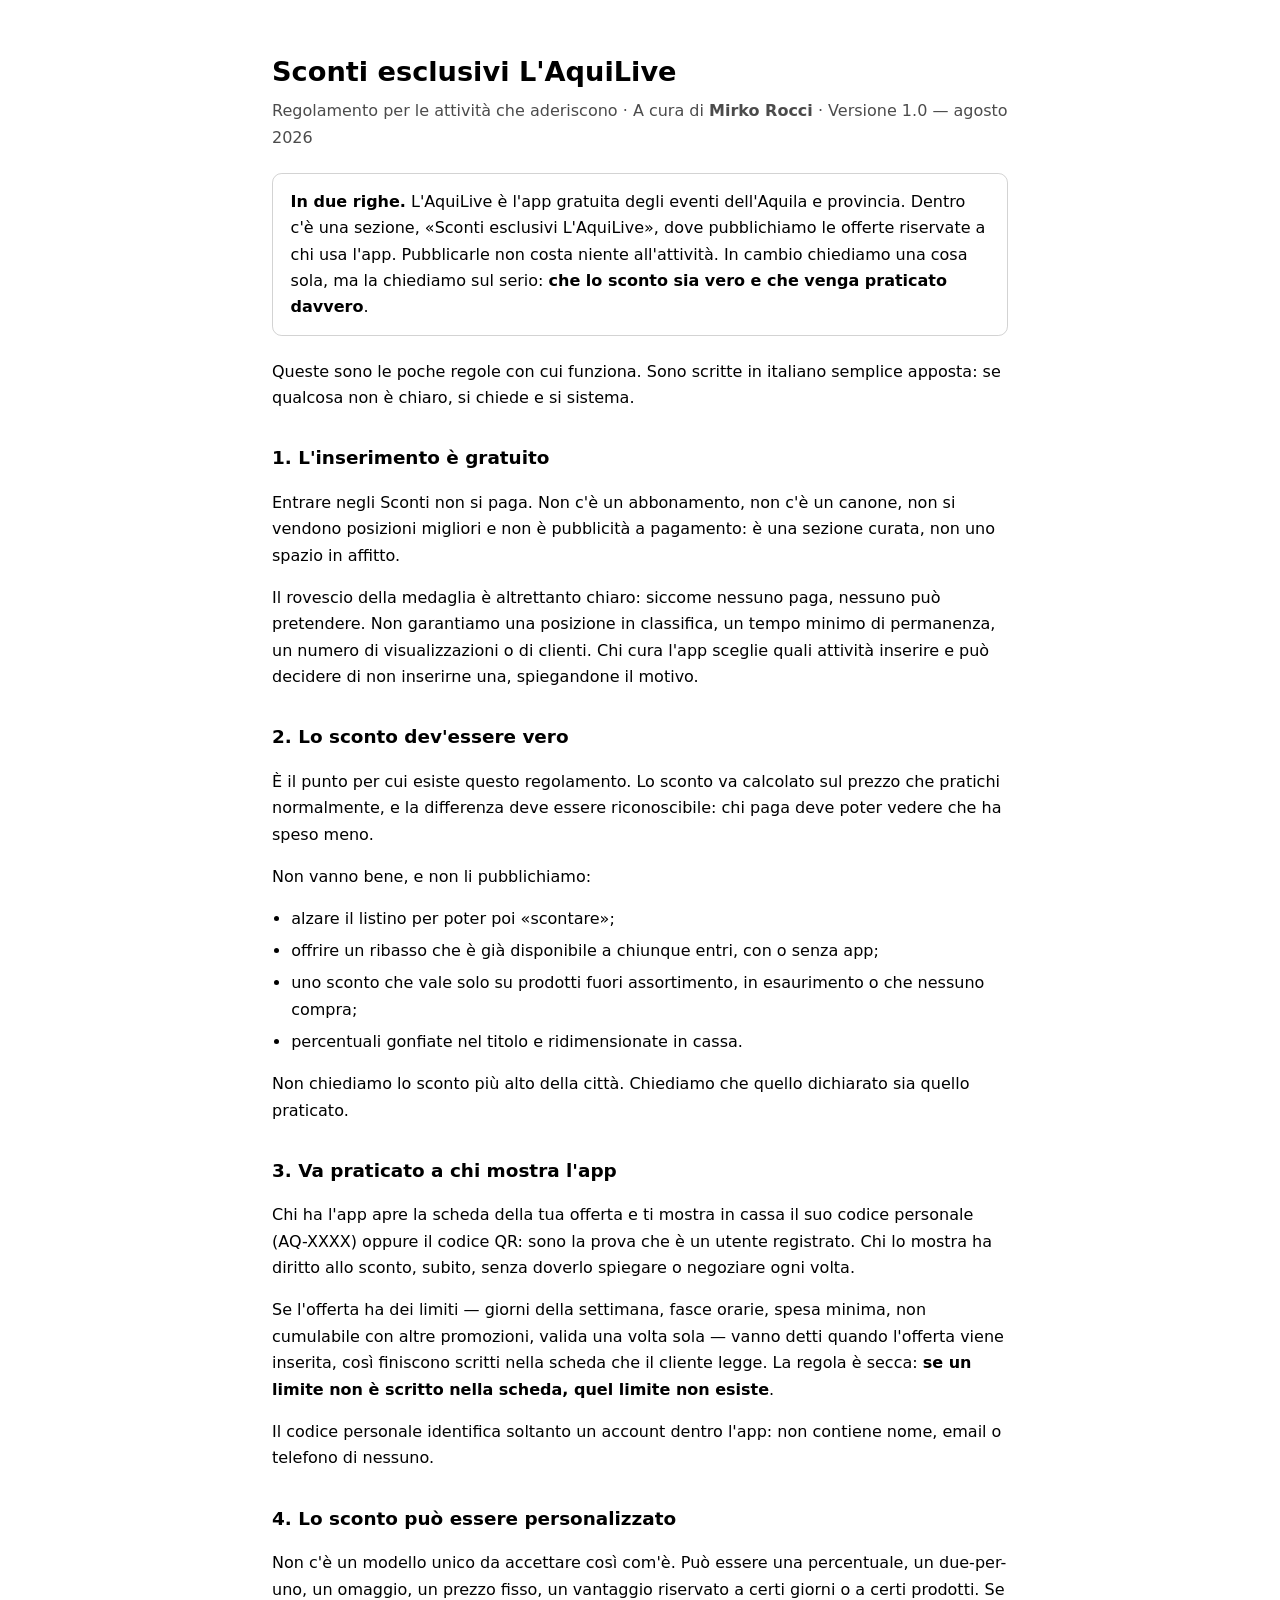
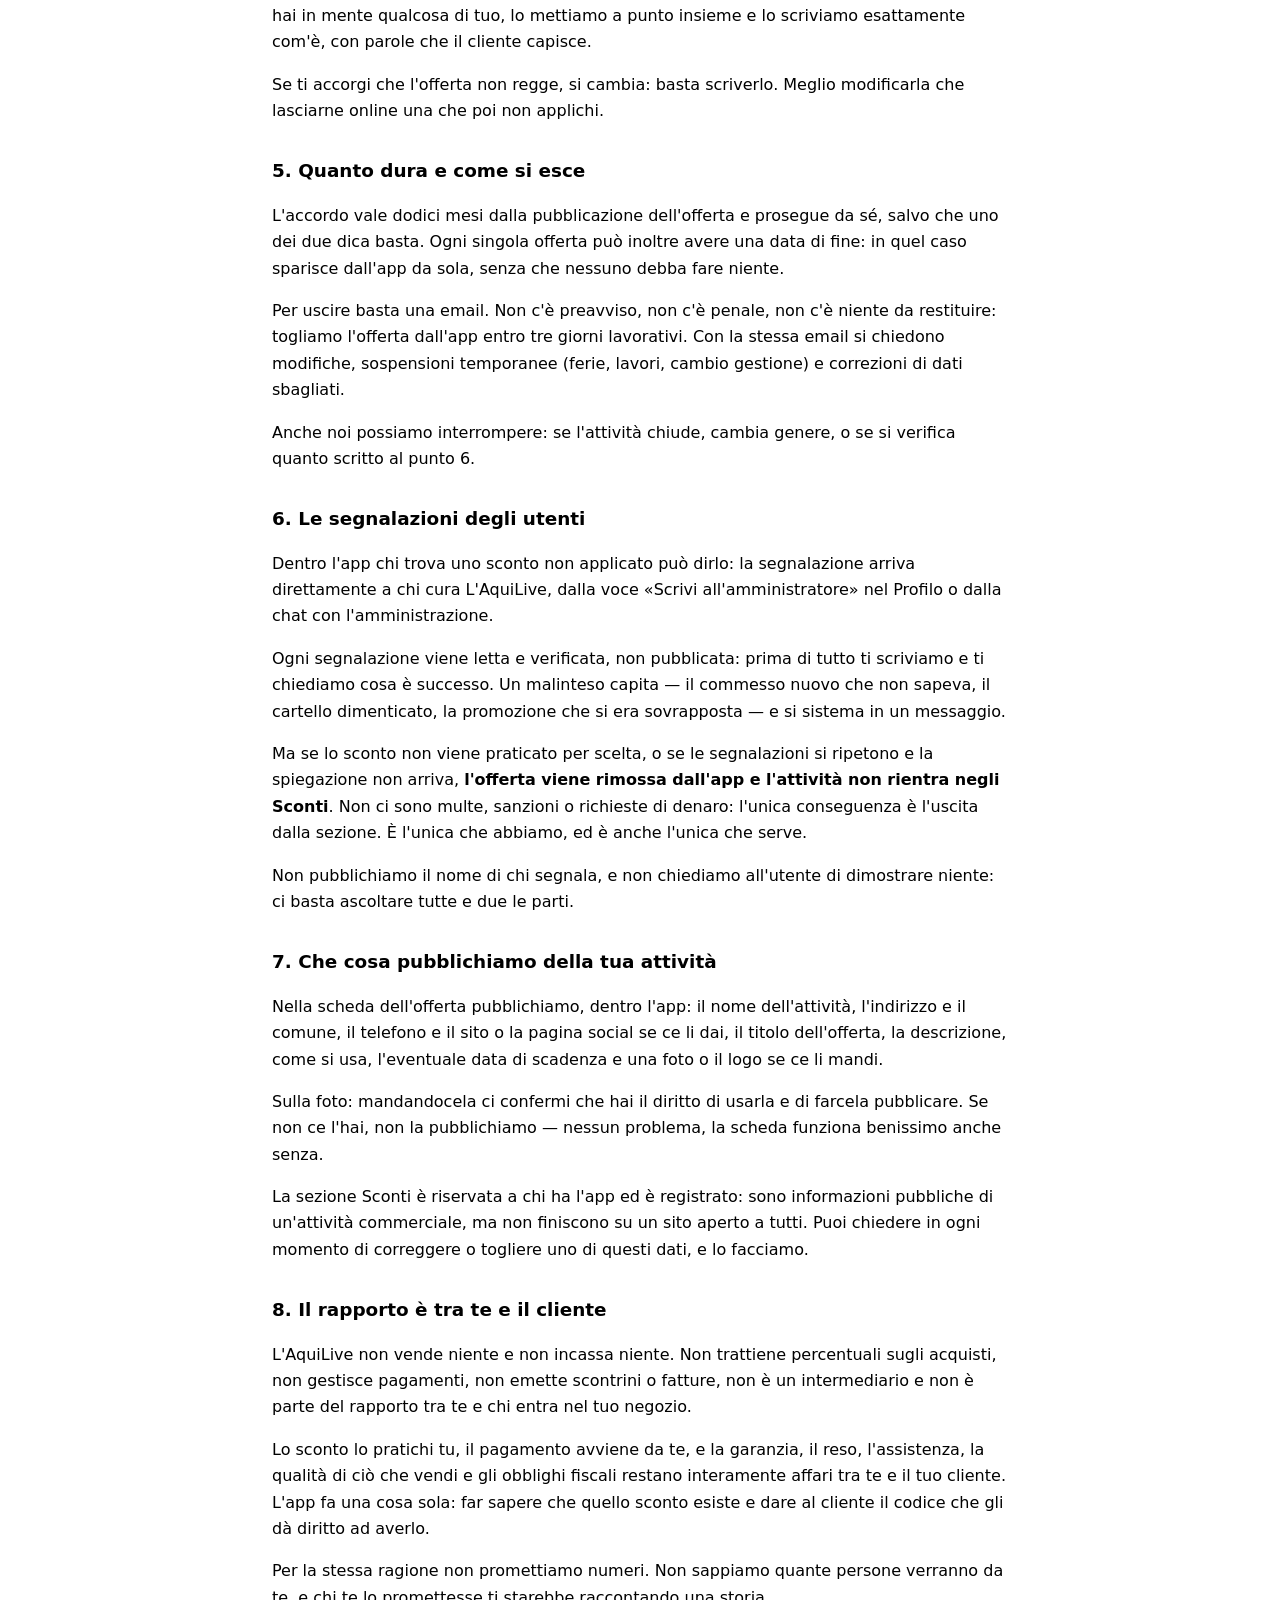
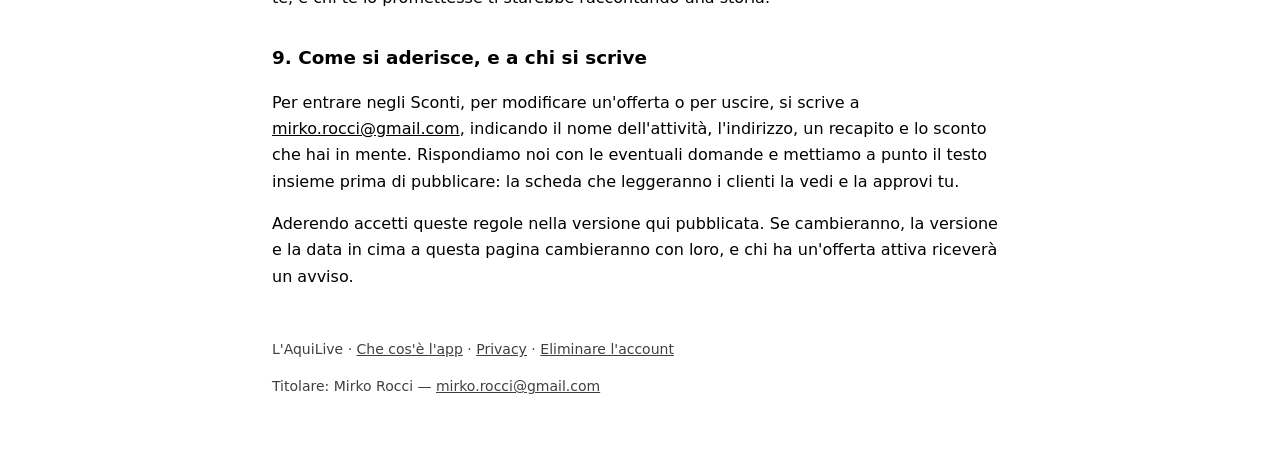
<file: regolamento-sconti/index.html>
<!doctype html>
<html lang="it">
<head>
<meta charset="utf-8">
<meta name="viewport" content="width=device-width, initial-scale=1">
<title>Sconti esclusivi L'AquiLive — Regolamento per le attività</title>
<link rel="canonical" href="https://laquilive.it/regolamento-sconti/">
<link rel="icon" href="/assets/favicon.ico" sizes="any">
<link rel="apple-touch-icon" href="/assets/apple-touch-icon.png">
<meta name="description" content="Le regole con cui un'attività dell'Aquila entra negli Sconti esclusivi dell'app L'AquiLive: inserimento gratuito, sconto reale, come si esce.">
<style>
  :root { color-scheme: light dark; }
  body { max-width: 46rem; margin: 0 auto; padding: 2rem 1.25rem 4rem;
         font: 16px/1.65 system-ui, -apple-system, "Segoe UI", Roboto, sans-serif; }
  h1 { font-size: 1.7rem; margin-bottom: .2rem; }
  h2 { font-size: 1.15rem; margin-top: 2rem; }
  .sub { opacity: .7; margin-top: 0; }
  ol, ul { padding-left: 1.2rem; }
  li { margin: .35rem 0; }
  strong { font-weight: 700; }
  .box { border: 1px solid rgba(128,128,128,.35); border-radius: .6rem;
         padding: .9rem 1.1rem; margin: 1.4rem 0; }
  footer { margin-top: 3rem; font-size: .875rem; opacity: .75; }
  a { color: inherit; }
</style>
</head>
<body>
<h1>Sconti esclusivi L'AquiLive</h1>
<p class="sub">Regolamento per le attività che aderiscono · A cura di <strong>Mirko Rocci</strong> · Versione 1.0 — agosto 2026</p>

<div class="box">
  <p style="margin:0"><strong>In due righe.</strong> L'AquiLive è l'app gratuita degli eventi dell'Aquila e provincia.
  Dentro c'è una sezione, «Sconti esclusivi L'AquiLive», dove pubblichiamo le offerte riservate a chi usa l'app.
  Pubblicarle non costa niente all'attività. In cambio chiediamo una cosa sola, ma la chiediamo sul serio:
  <strong>che lo sconto sia vero e che venga praticato davvero</strong>.</p>
</div>

<p>Queste sono le poche regole con cui funziona. Sono scritte in italiano semplice apposta: se qualcosa non è
chiaro, si chiede e si sistema.</p>

<h2>1. L'inserimento è gratuito</h2>
<p>Entrare negli Sconti non si paga. Non c'è un abbonamento, non c'è un canone, non si vendono posizioni migliori
e non è pubblicità a pagamento: è una sezione curata, non uno spazio in affitto.</p>
<p>Il rovescio della medaglia è altrettanto chiaro: siccome nessuno paga, nessuno può pretendere. Non garantiamo
una posizione in classifica, un tempo minimo di permanenza, un numero di visualizzazioni o di clienti. Chi cura
l'app sceglie quali attività inserire e può decidere di non inserirne una, spiegandone il motivo.</p>

<h2>2. Lo sconto dev'essere vero</h2>
<p>È il punto per cui esiste questo regolamento. Lo sconto va calcolato sul prezzo che pratichi normalmente, e la
differenza deve essere riconoscibile: chi paga deve poter vedere che ha speso meno.</p>
<p>Non vanno bene, e non li pubblichiamo:</p>
<ul>
  <li>alzare il listino per poter poi «scontare»;</li>
  <li>offrire un ribasso che è già disponibile a chiunque entri, con o senza app;</li>
  <li>uno sconto che vale solo su prodotti fuori assortimento, in esaurimento o che nessuno compra;</li>
  <li>percentuali gonfiate nel titolo e ridimensionate in cassa.</li>
</ul>
<p>Non chiediamo lo sconto più alto della città. Chiediamo che quello dichiarato sia quello praticato.</p>

<h2>3. Va praticato a chi mostra l'app</h2>
<p>Chi ha l'app apre la scheda della tua offerta e ti mostra in cassa il suo codice personale (AQ-XXXX) oppure il
codice QR: sono la prova che è un utente registrato. Chi lo mostra ha diritto allo sconto, subito, senza doverlo
spiegare o negoziare ogni volta.</p>
<p>Se l'offerta ha dei limiti — giorni della settimana, fasce orarie, spesa minima, non cumulabile con altre
promozioni, valida una volta sola — vanno detti quando l'offerta viene inserita, così finiscono scritti nella
scheda che il cliente legge. La regola è secca: <strong>se un limite non è scritto nella scheda, quel limite non
esiste</strong>.</p>
<p>Il codice personale identifica soltanto un account dentro l'app: non contiene nome, email o telefono di nessuno.</p>

<h2>4. Lo sconto può essere personalizzato</h2>
<p>Non c'è un modello unico da accettare così com'è. Può essere una percentuale, un due-per-uno, un omaggio, un
prezzo fisso, un vantaggio riservato a certi giorni o a certi prodotti. Se hai in mente qualcosa di tuo, lo
mettiamo a punto insieme e lo scriviamo esattamente com'è, con parole che il cliente capisce.</p>
<p>Se ti accorgi che l'offerta non regge, si cambia: basta scriverlo. Meglio modificarla che lasciarne online una
che poi non applichi.</p>

<h2>5. Quanto dura e come si esce</h2>
<p>L'accordo vale dodici mesi dalla pubblicazione dell'offerta e prosegue da sé, salvo che uno dei due dica basta.
Ogni singola offerta può inoltre avere una data di fine: in quel caso sparisce dall'app da sola, senza che nessuno
debba fare niente.</p>
<p>Per uscire basta una email. Non c'è preavviso, non c'è penale, non c'è niente da restituire: togliamo l'offerta
dall'app entro tre giorni lavorativi. Con la stessa email si chiedono modifiche, sospensioni temporanee (ferie,
lavori, cambio gestione) e correzioni di dati sbagliati.</p>
<p>Anche noi possiamo interrompere: se l'attività chiude, cambia genere, o se si verifica quanto scritto al punto 6.</p>

<h2>6. Le segnalazioni degli utenti</h2>
<p>Dentro l'app chi trova uno sconto non applicato può dirlo: la segnalazione arriva direttamente a chi cura
L'AquiLive, dalla voce «Scrivi all'amministratore» nel Profilo o dalla chat con l'amministrazione.</p>
<p>Ogni segnalazione viene letta e verificata, non pubblicata: prima di tutto ti scriviamo e ti chiediamo cosa è
successo. Un malinteso capita — il commesso nuovo che non sapeva, il cartello dimenticato, la promozione che si era
sovrapposta — e si sistema in un messaggio.</p>
<p>Ma se lo sconto non viene praticato per scelta, o se le segnalazioni si ripetono e la spiegazione non arriva,
<strong>l'offerta viene rimossa dall'app e l'attività non rientra negli Sconti</strong>. Non ci sono multe, sanzioni
o richieste di denaro: l'unica conseguenza è l'uscita dalla sezione. È l'unica che abbiamo, ed è anche l'unica che
serve.</p>
<p>Non pubblichiamo il nome di chi segnala, e non chiediamo all'utente di dimostrare niente: ci basta ascoltare
tutte e due le parti.</p>

<h2>7. Che cosa pubblichiamo della tua attività</h2>
<p>Nella scheda dell'offerta pubblichiamo, dentro l'app: il nome dell'attività, l'indirizzo e il comune, il telefono
e il sito o la pagina social se ce li dai, il titolo dell'offerta, la descrizione, come si usa, l'eventuale data di
scadenza e una foto o il logo se ce li mandi.</p>
<p>Sulla foto: mandandocela ci confermi che hai il diritto di usarla e di farcela pubblicare. Se non ce l'hai, non
la pubblichiamo — nessun problema, la scheda funziona benissimo anche senza.</p>
<p>La sezione Sconti è riservata a chi ha l'app ed è registrato: sono informazioni pubbliche di un'attività
commerciale, ma non finiscono su un sito aperto a tutti. Puoi chiedere in ogni momento di correggere o togliere uno
di questi dati, e lo facciamo.</p>

<h2>8. Il rapporto è tra te e il cliente</h2>
<p>L'AquiLive non vende niente e non incassa niente. Non trattiene percentuali sugli acquisti, non gestisce
pagamenti, non emette scontrini o fatture, non è un intermediario e non è parte del rapporto tra te e chi entra nel
tuo negozio.</p>
<p>Lo sconto lo pratichi tu, il pagamento avviene da te, e la garanzia, il reso, l'assistenza, la qualità di ciò che
vendi e gli obblighi fiscali restano interamente affari tra te e il tuo cliente. L'app fa una cosa sola: far sapere
che quello sconto esiste e dare al cliente il codice che gli dà diritto ad averlo.</p>
<p>Per la stessa ragione non promettiamo numeri. Non sappiamo quante persone verranno da te, e chi te lo
promettesse ti starebbe raccontando una storia.</p>

<h2>9. Come si aderisce, e a chi si scrive</h2>
<p>Per entrare negli Sconti, per modificare un'offerta o per uscire, si scrive a
<a href="mailto:mirko.rocci@gmail.com">mirko.rocci@gmail.com</a>, indicando il nome dell'attività, l'indirizzo, un
recapito e lo sconto che hai in mente. Rispondiamo noi con le eventuali domande e mettiamo a punto il testo insieme
prima di pubblicare: la scheda che leggeranno i clienti la vedi e la approvi tu.</p>
<p>Aderendo accetti queste regole nella versione qui pubblicata. Se cambieranno, la versione e la data in cima a
questa pagina cambieranno con loro, e chi ha un'offerta attiva riceverà un avviso.</p>

<footer>
  <p>L'AquiLive · <a href="https://laquilive.it/">Che cos'è l'app</a> ·
  <a href="https://laquilive.it/privacy/">Privacy</a> ·
  <a href="https://laquilive.it/eliminazione-account/">Eliminare l'account</a></p>
  <p>Titolare: Mirko Rocci — <a href="mailto:mirko.rocci@gmail.com">mirko.rocci@gmail.com</a></p>
</footer>
</body>
</html>
</file>
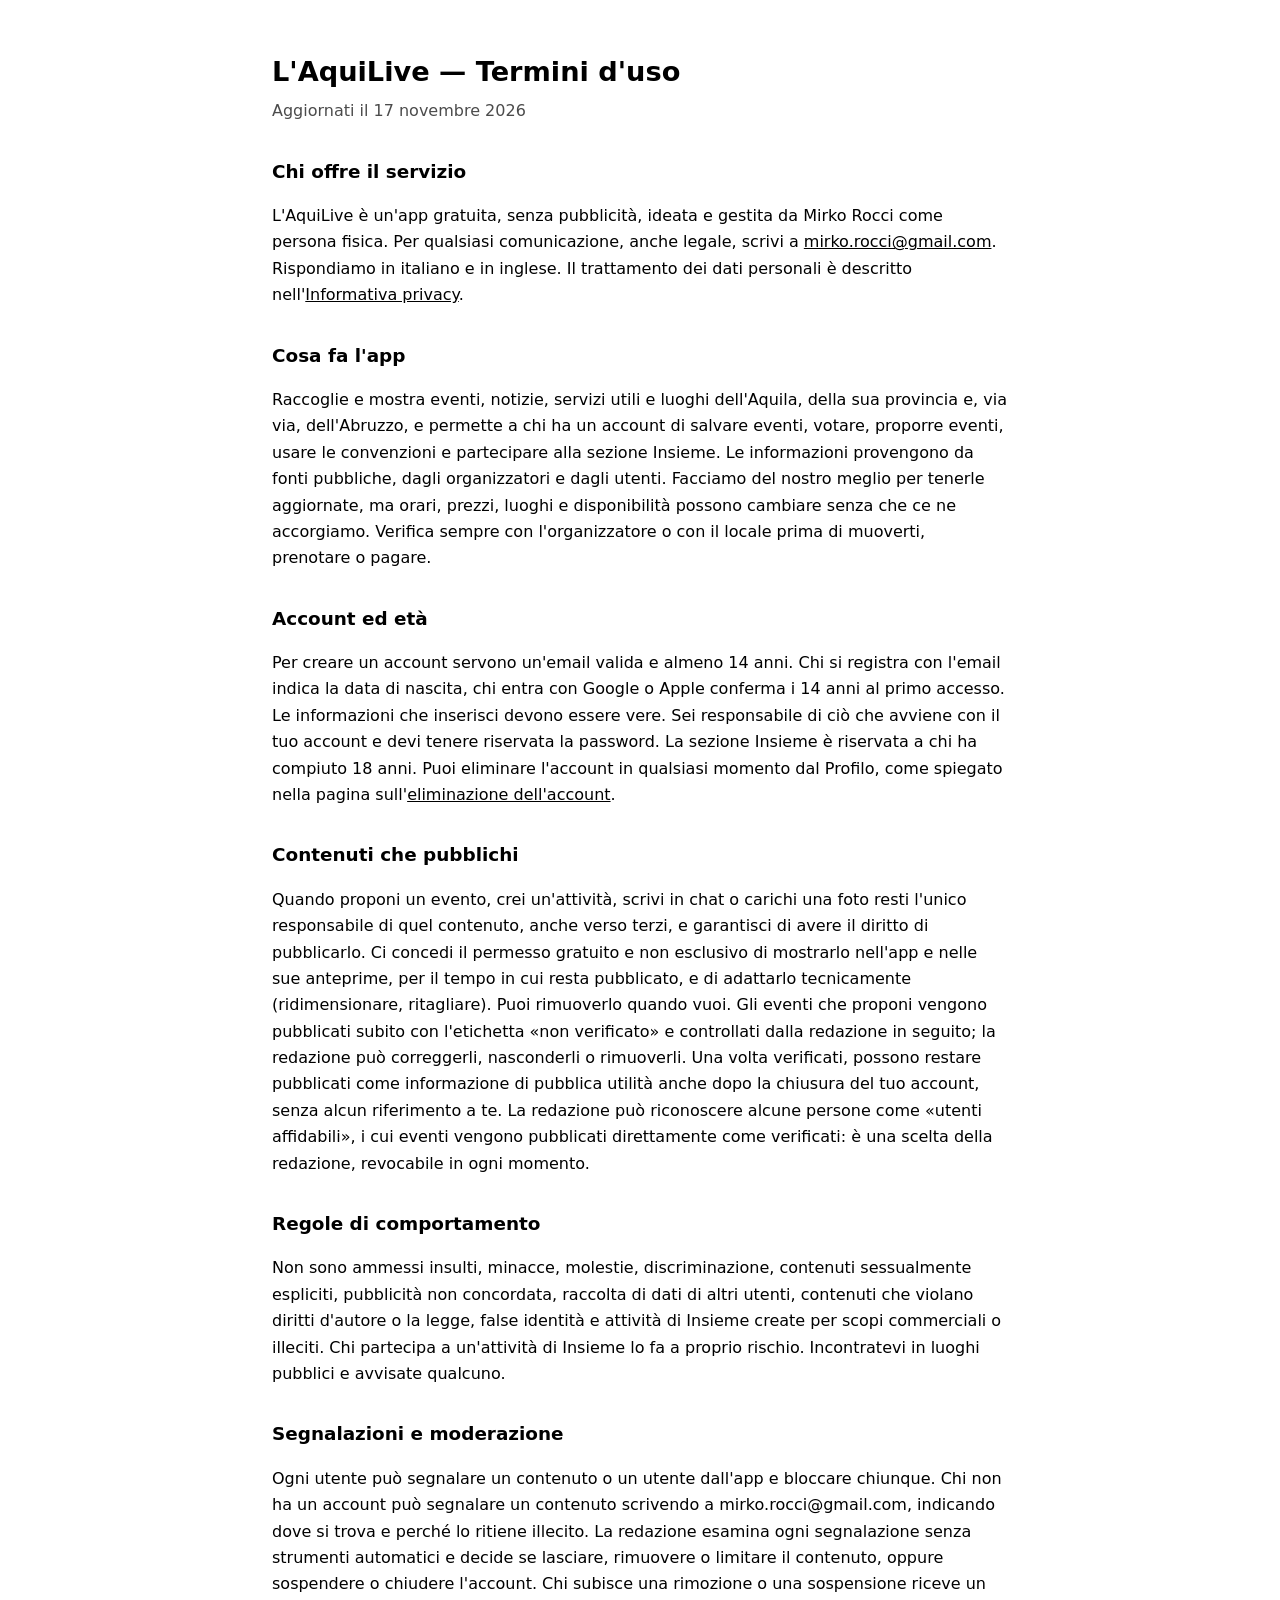
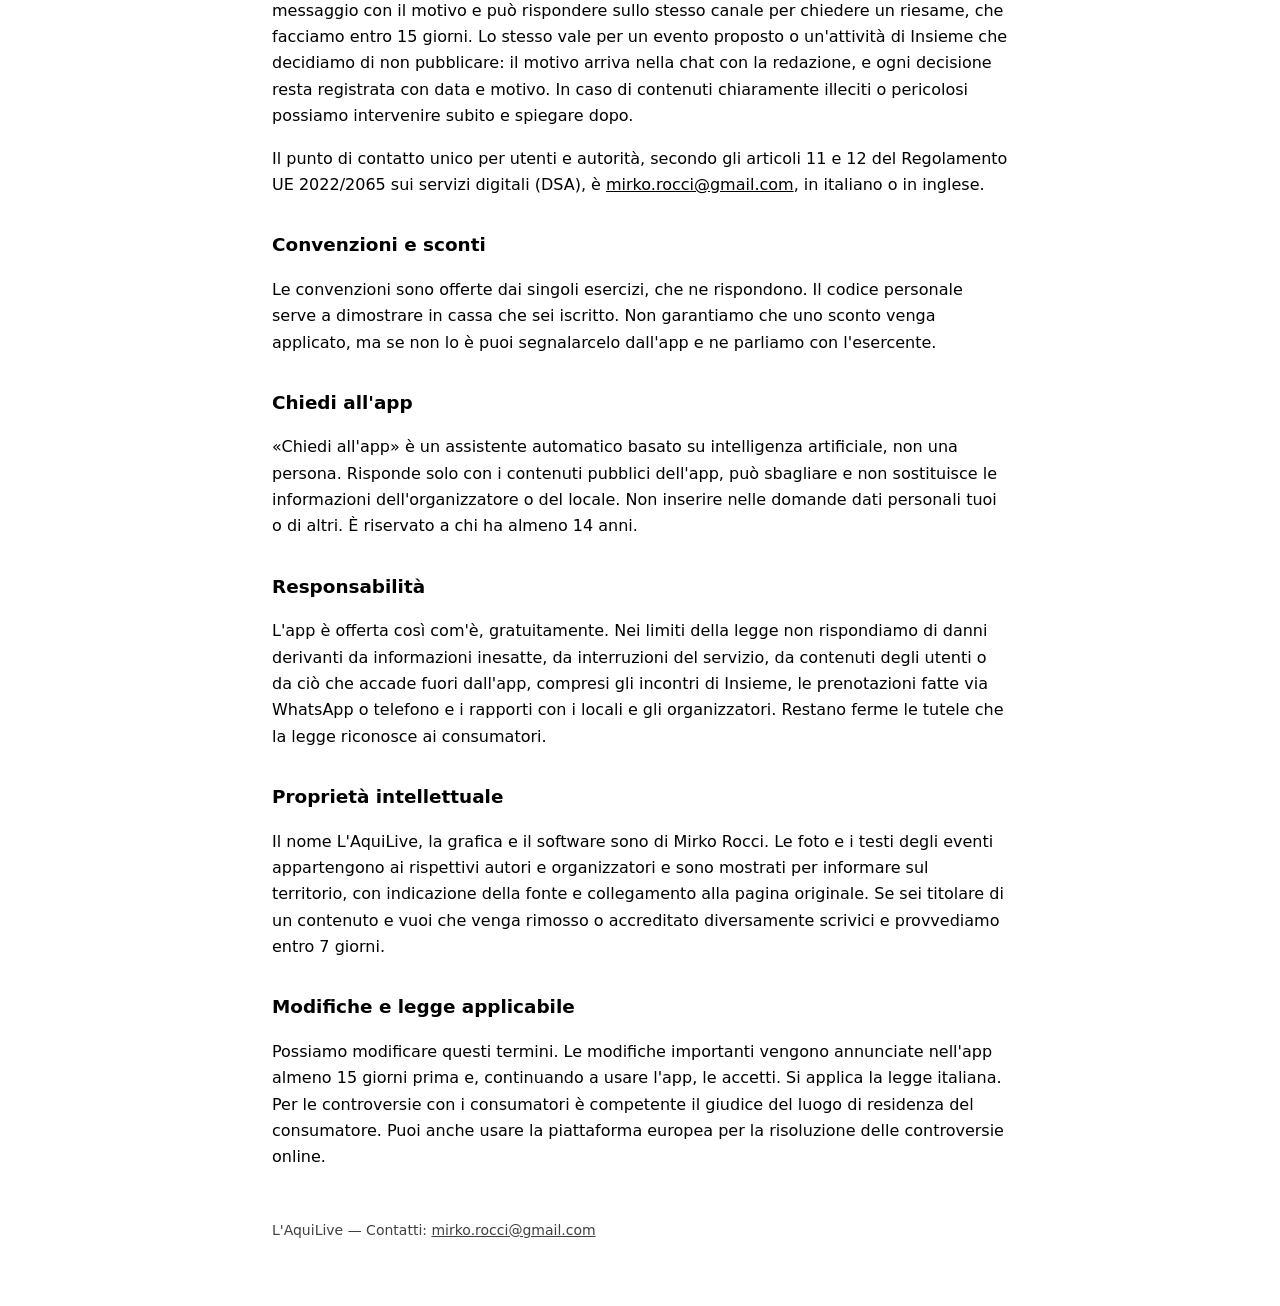
<file: termini/index.html>
<!doctype html>
<html lang="it">
<head>
<meta charset="utf-8">
<meta name="viewport" content="width=device-width, initial-scale=1">
<title>L'AquiLive — Termini d'uso</title>
<link rel="canonical" href="https://laquilive.it/termini/">
<link rel="icon" href="/assets/favicon.ico" sizes="any">
<link rel="apple-touch-icon" href="/assets/apple-touch-icon.png">
<style>
  :root { color-scheme: light dark; }
  body { max-width: 46rem; margin: 0 auto; padding: 2rem 1.25rem 4rem;
         font: 16px/1.65 system-ui, -apple-system, "Segoe UI", Roboto, sans-serif; }
  h1 { font-size: 1.7rem; margin-bottom: .2rem; }
  h2 { font-size: 1.15rem; margin-top: 2rem; }
  .sub { opacity: .7; margin-top: 0; }
  footer { margin-top: 3rem; font-size: .875rem; opacity: .75; }
  a { color: inherit; }
</style>
</head>
<body>
<h1>L'AquiLive — Termini d'uso</h1>
<p class="sub">Aggiornati il 17 novembre 2026</p>

<h2>Chi offre il servizio</h2>
<p>L'AquiLive è un'app gratuita, senza pubblicità, ideata e gestita da Mirko Rocci come persona fisica.
Per qualsiasi comunicazione, anche legale, scrivi a <a href="mailto:mirko.rocci@gmail.com">mirko.rocci@gmail.com</a>.
Rispondiamo in italiano e in inglese. Il trattamento dei dati personali è descritto
nell'<a href="https://laquilive.it/privacy/">Informativa privacy</a>.</p>

<h2>Cosa fa l'app</h2>
<p>Raccoglie e mostra eventi, notizie, servizi utili e luoghi dell'Aquila, della sua provincia e, via via,
dell'Abruzzo, e permette a chi ha un account di salvare eventi, votare, proporre eventi, usare le
convenzioni e partecipare alla sezione Insieme. Le informazioni provengono da fonti pubbliche, dagli
organizzatori e dagli utenti. Facciamo del nostro meglio per tenerle aggiornate, ma orari, prezzi, luoghi e
disponibilità possono cambiare senza che ce ne accorgiamo. Verifica sempre con l'organizzatore o con il
locale prima di muoverti, prenotare o pagare.</p>

<h2>Account ed età</h2>
<p>Per creare un account servono un'email valida e almeno 14 anni. Chi si registra con l'email indica la
data di nascita, chi entra con Google o Apple conferma i 14 anni al primo accesso. Le informazioni che inserisci devono
essere vere. Sei responsabile di ciò che avviene con il tuo account e devi tenere riservata la password. La
sezione Insieme è riservata a chi ha compiuto 18 anni. Puoi eliminare l'account in qualsiasi momento dal
Profilo, come spiegato nella pagina
sull'<a href="https://laquilive.it/eliminazione-account/">eliminazione dell'account</a>.</p>

<h2>Contenuti che pubblichi</h2>
<p>Quando proponi un evento, crei un'attività, scrivi in chat o carichi una foto resti l'unico responsabile
di quel contenuto, anche verso terzi, e garantisci di avere il diritto di pubblicarlo. Ci concedi il
permesso gratuito e non esclusivo di mostrarlo nell'app e nelle sue anteprime, per il tempo in cui resta
pubblicato, e di adattarlo tecnicamente (ridimensionare, ritagliare). Puoi rimuoverlo quando vuoi. Gli
eventi che proponi vengono pubblicati subito con l'etichetta «non verificato» e controllati dalla redazione
in seguito; la redazione può correggerli, nasconderli o rimuoverli. Una volta verificati, possono restare
pubblicati come informazione di pubblica utilità anche dopo la chiusura del tuo account, senza alcun
riferimento a te. La redazione può riconoscere alcune persone come «utenti affidabili», i cui eventi
vengono pubblicati direttamente come verificati: è una scelta della redazione, revocabile in ogni momento.</p>

<h2>Regole di comportamento</h2>
<p>Non sono ammessi insulti, minacce, molestie, discriminazione, contenuti sessualmente espliciti,
pubblicità non concordata, raccolta di dati di altri utenti, contenuti che violano diritti d'autore o la
legge, false identità e attività di Insieme create per scopi commerciali o illeciti. Chi partecipa a
un'attività di Insieme lo fa a proprio rischio. Incontratevi in luoghi pubblici e avvisate qualcuno.</p>

<h2>Segnalazioni e moderazione</h2>
<p>Ogni utente può segnalare un contenuto o un utente dall'app e bloccare chiunque. Chi non ha un account
può segnalare un contenuto scrivendo a mirko.rocci@gmail.com, indicando dove si trova e perché lo ritiene
illecito. La redazione esamina ogni segnalazione senza strumenti automatici e decide se lasciare, rimuovere
o limitare il contenuto, oppure sospendere o chiudere l'account. Chi subisce una rimozione o una
sospensione riceve un messaggio con il motivo e può rispondere sullo stesso canale per chiedere un riesame,
che facciamo entro 15 giorni. Lo stesso vale per un evento proposto o un'attività di Insieme che decidiamo di
non pubblicare: il motivo arriva nella chat con la redazione, e ogni decisione resta registrata con data e
motivo. In caso di contenuti chiaramente illeciti o pericolosi possiamo intervenire subito e spiegare dopo.</p>
<p>Il punto di contatto unico per utenti e autorità, secondo gli articoli 11 e 12 del Regolamento UE
2022/2065 sui servizi digitali (DSA), è <a href="mailto:mirko.rocci@gmail.com">mirko.rocci@gmail.com</a>,
in italiano o in inglese.</p>

<h2>Convenzioni e sconti</h2>
<p>Le convenzioni sono offerte dai singoli esercizi, che ne rispondono. Il codice personale serve a
dimostrare in cassa che sei iscritto. Non garantiamo che uno sconto venga applicato, ma se non lo è puoi
segnalarcelo dall'app e ne parliamo con l'esercente.</p>

<h2>Chiedi all'app</h2>
<p>«Chiedi all'app» è un assistente automatico basato su intelligenza artificiale, non una persona. Risponde
solo con i contenuti pubblici dell'app, può sbagliare e non sostituisce le informazioni dell'organizzatore o
del locale. Non inserire nelle domande dati personali tuoi o di altri. È riservato a chi ha almeno 14 anni.</p>

<h2>Responsabilità</h2>
<p>L'app è offerta così com'è, gratuitamente. Nei limiti della legge non rispondiamo di danni derivanti da
informazioni inesatte, da interruzioni del servizio, da contenuti degli utenti o da ciò che accade fuori
dall'app, compresi gli incontri di Insieme, le prenotazioni fatte via WhatsApp o telefono e i rapporti con
i locali e gli organizzatori. Restano ferme le tutele che la legge riconosce ai consumatori.</p>

<h2>Proprietà intellettuale</h2>
<p>Il nome L'AquiLive, la grafica e il software sono di Mirko Rocci. Le foto e i testi degli eventi
appartengono ai rispettivi autori e organizzatori e sono mostrati per informare sul territorio, con
indicazione della fonte e collegamento alla pagina originale. Se sei titolare di un contenuto e vuoi che
venga rimosso o accreditato diversamente scrivici e provvediamo entro 7 giorni.</p>

<h2>Modifiche e legge applicabile</h2>
<p>Possiamo modificare questi termini. Le modifiche importanti vengono annunciate nell'app almeno 15 giorni
prima e, continuando a usare l'app, le accetti. Si applica la legge italiana. Per le controversie con i
consumatori è competente il giudice del luogo di residenza del consumatore. Puoi anche usare la piattaforma
europea per la risoluzione delle controversie online.</p>

<footer>L'AquiLive — Contatti: <a href="mailto:mirko.rocci@gmail.com">mirko.rocci@gmail.com</a></footer>
</body>
</html>
</file>
<file: assets/fonts/caratteri.css>
/* caratteri serviti dal sito: nessuna richiesta a Google (17/11/2026) */
@font-face{font-family:'Space Grotesk';font-style:normal;font-display:swap;font-weight:300 900;src:url(/assets/fonts/space-grotesk-latin-ext-wght-normal.woff2) format('woff2');unicode-range:U+0100-02BA,U+02BD-02C5,U+02C7-02CC,U+02CE-02D7,U+02DD-02FF,U+0304,U+0308,U+0329,U+1D00-1DBF,U+1E00-1E9F,U+1EF2-1EFF,U+2020,U+20A0-20AB,U+20AD-20C0,U+2113,U+2C60-2C7F,U+A720-A7FF}
@font-face{font-family:'Space Grotesk';font-style:normal;font-display:swap;font-weight:300 900;src:url(/assets/fonts/space-grotesk-latin-wght-normal.woff2) format('woff2');unicode-range:U+0000-00FF,U+0131,U+0152-0153,U+02BB-02BC,U+02C6,U+02DA,U+02DC,U+0304,U+0308,U+0329,U+2000-206F,U+20AC,U+2122,U+2191,U+2193,U+2212,U+2215,U+FEFF,U+FFFD}
@font-face{font-family:'Inter';font-style:normal;font-display:swap;font-weight:300 900;src:url(/assets/fonts/inter-latin-ext-wght-normal.woff2) format('woff2');unicode-range:U+0100-02BA,U+02BD-02C5,U+02C7-02CC,U+02CE-02D7,U+02DD-02FF,U+0304,U+0308,U+0329,U+1D00-1DBF,U+1E00-1E9F,U+1EF2-1EFF,U+2020,U+20A0-20AB,U+20AD-20C0,U+2113,U+2C60-2C7F,U+A720-A7FF}
@font-face{font-family:'Inter';font-style:normal;font-display:swap;font-weight:300 900;src:url(/assets/fonts/inter-latin-wght-normal.woff2) format('woff2');unicode-range:U+0000-00FF,U+0131,U+0152-0153,U+02BB-02BC,U+02C6,U+02DA,U+02DC,U+0304,U+0308,U+0329,U+2000-206F,U+20AC,U+2122,U+2191,U+2193,U+2212,U+2215,U+FEFF,U+FFFD}
</file>
